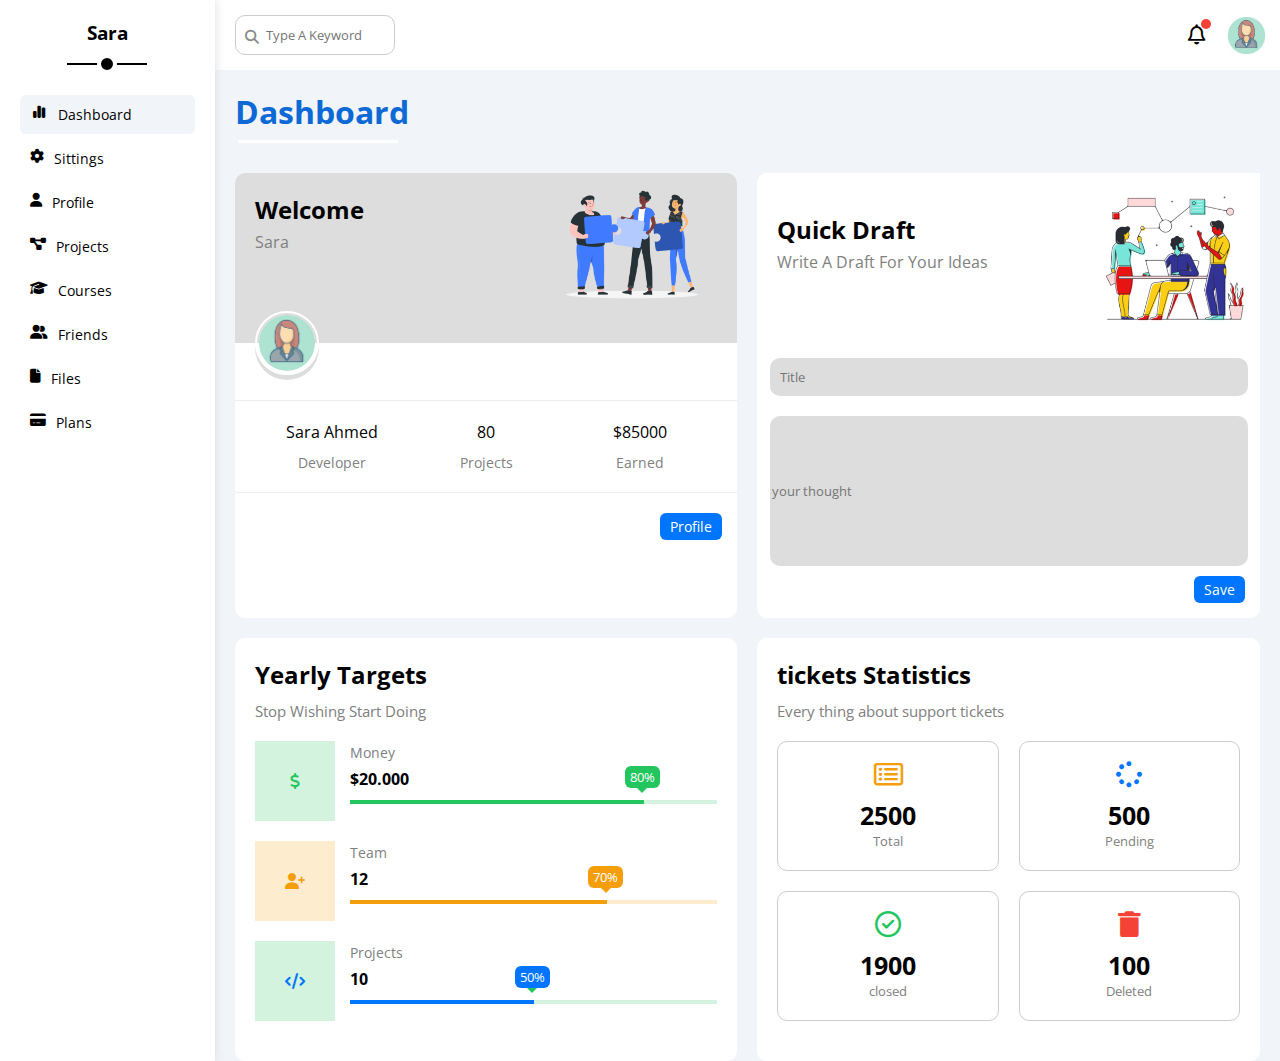
<file: index.html>
<!DOCTYPE html>
<html>
    <head>
        <meta charset="UTF-8"/>
        <meta http-equiv="X-UA-Compatible" content="IE=edge"/>
        <meta name="viewport" content="width=device-width,initial-scale=1.0"/>
        <link rel="stylesheet" href="https://cdnjs.cloudflare.com/ajax/libs/font-awesome/6.2.0/css/all.css">
        <link rel="stylesheet" href="https://cdnjs.cloudflare.com/ajax/libs/font-awesome/6.2.1/css/all.min.css" integrity="sha512-MV7K8+y+gLIBoVD59lQIYicR65iaqukzvf/nwasF0nqhPay5w/9lJmVM2hMDcnK1OnMGCdVK+iQrJ7lzPJQd1w==" crossorigin="anonymous" referrerpolicy="no-referrer" />
        <title>Dashboard</title>
        <link rel="preconnect" href="https://fonts.googleapis.com">
        <link rel="preconnect" href="https://fonts.gstatic.com" crossorigin>
        <link href="https://fonts.googleapis.com/css2?family=Open+Sans:wght@300&family=Roboto+Condensed:wght@300&family=Roboto:wght@300&display=swap" rel="stylesheet">
        <link rel="stylesheet" href="css/framework.css">
        <link rel="stylesheet" href="css/master.css">
    </head>
    <body>
        <div class="page d-flex">
            <div class="sidebar bg-white p-20 p-relative">
                <h3 class="p-relative txt-c mt-0" >Sara</h3>
                <ul>
                    <li>
                        <a class="active d-flex align-center fs-14 c-black rad-6 p-10" href="index.html">
                            <i class="fa-solid fa-chart-simple fa-fw"></i>
                            <span class="hide-mobile">Dashboard</span>
                        </a>
                    </li>
                    <li>
                        <a class=" d-flex align-center fs-14 c-black rad-6 p-10" href="settings.html">
                            <i class="fa-solid fa-gear"></i>
                            <span class="hide-mobile">Sittings</span>
                        </a>
                    </li>
                    <li>
                        <a class=" d-flex align-center fs-14 c-black rad-6 p-10" href="profile.html">
                            <i class="fa-solid fa-user"></i>
                            <span class="hide-mobile">Profile</span>
                        </a>
                    </li>
                    <li>
                        <a class=" d-flex align-center fs-14 c-black rad-6 p-10" href="projects.html">
                            <i class="fa-solid fa-diagram-project"></i>
                            <span class="hide-mobile">Projects</span>
                        </a>
                    </li>
                    <li>
                        <a class="d-flex align-center fs-14 c-black rad-6 p-10" href="courses.html">
                            <i class="fa-solid fa-graduation-cap"></i>
                            <span class="hide-mobile">Courses</span>
                        </a>
                    </li>
                    <li>
                        <a class=" d-flex align-center fs-14 c-black rad-6 p-10" href="friends.html">
                            <i class="fa-solid fa-user-group"></i>
                            <span class="hide-mobile">Friends</span>
                        </a>
                    </li>
                    <li>
                        <a class=" d-flex align-center fs-14 c-black rad-6 p-10" href="files.html">
                            <i class="fa-solid fa-file"></i>
                            <span class="hide-mobile">Files</span>
                        </a>
                    </li>
                    <li>
                        <a class=" d-flex align-center fs-14 c-black rad-6 p-10" href="plans.html">
                            <i class="fa-solid fa-credit-card"></i>
                            <span class="hide-mobile">Plans</span>
                        </a>
                    </li>
                </ul>
            </div>
            <div class="content w-full">
                <!-- Start Head -->
                <div class="head bg-white p-15 between-flex">
                    <div class="search p-relative">
                        <input class="p-10" type="search" placeholder="Type A Keyword">
                    </div>
                    <div class="icons d-flex txt-c">
                        <span class="notification p-relative">
                            <i class="fa-regular fa-bell fa-lg"></i>
                        </span>
                        <img src="images/icon girl.jpg" alt="">
                    </div>
                </div>
                <!-- End Head -->
                <h1 class="p-relative">Dashboard</h1>
                <div class="wrapper d-grid gap-20">
                    <!-- start welcome -->
                    <div class="welcome bg-white rad-10 txt-c-mobile block-mobile">
                        <div class="intro bg-grey p-20 d-flex space-between ">
                            <div>
                                <h2 class="m-0">Welcome</h2>
                                <p class="c-grey mt-5" >Sara</p>
                            </div>
                            <img  src="images/team-work-rafiki-3941.webp" alt=""  class="hide-mobile">
                        </div>
                        <img src="images/icon girl.jpg" class="avatar">
                        <div class="body txt-c d-flex p-20 mt-20 mb-20 block-mobile">
                            <div>Sara Ahmed<span class="d-block c-grey fs-14 mt-10">Developer</span></div>
                            <div>80 <span class="d-block c-grey fs-14 mt-10">Projects</span></div>
                            <div>$85000 <span class="d-block c-grey fs-14 mt-10">Earned</span></div>
                        </div>
                        <a href="profile.html" class="visit d-block fs-14 bg-blue c-white w-fit btn-shape">Profile</a>
                    </div>
                    <!-- End welcome -->
                    <!-- start draft -->
                    <div class="draft bg-white rad-10  block-mobile">
                        <div class="space-between">
                        <div class="body p-20 mt-20 mb-20 bolck-mobile">
                        <h2 class="m-0">Quick Draft</h2>
                        <p class="c-grey mt-5">Write A Draft For Your Ideas</p>
                        </div>
                        <div class="hide-mobile">
                            <img src="images/premeeting-cta.png" class="hide-mobile">
                        </div>
                        
                        </div>
                    
                    <div class="input-draft d-flex mt-10 ">
                        <input class="bg-grey p-10 m-0  mb-20 c-grey" type="text" placeholder="Title">
                        <input class="bg-grey   c-grey" type="text" placeholder="your thought">
                    </div>
                    <a href="#" class="visit d-block fs-14 bg-blue c-white w-fit btn-shape">Save</a>
                    </div>
                    <!-- End draft -->
                    <!-- start targets -->
                    <div class="targets p-20 bg-white rad-10">
                        <h2 class="mt-0 mb-10">Yearly Targets</h2>
                        <p class="mt-0 mb-20 c-grey fs-15">Stop Wishing Start Doing</p>
                        <div class="target-row mb-20  d-flex align-center g-money">
                            <div class="icon center-flex">
                                <i class="fa-solid fa-dollar-sign c-green"></i>
                            </div>
                            <div class="details">
                                <span class="fs-14 c-grey">Money</span>
                                <span class=" d-block mt-5 mb-10 fw-bold">$20.000</span>
                                <div class="progress p-relative">
                                    <span class="bg-green g-money" style="width:80%">
                                        <span class="bg-green">80%</span>
                                    </span>
                                </div>
                            </div>
                        </div>
                        <div class="target-row mb-20  d-flex align-center o-money">
                            <div class="icon center-flex">
                                <i class="fa-solid fa-user-plus c-orange"></i>
                            </div>
                            <div class="details">
                                <span class="fs-14 c-grey">Team</span>
                                <span class=" d-block mt-5 mb-10 fw-bold">12</span>
                                <div class="progress p-relative">
                                    <span class="bg-orange o-money" style="width:70%">
                                        <span class="bg-orange">70%</span>
                                    </span>
                                </div>
                            </div>
                        </div>
                        <div class="target-row mb-20  d-flex align-center g-money">
                            <div class="icon center-flex">
                                <i class="fa-solid fa-code c-blue"></i>
                            </div>
                            <div class="details">
                                <span class="fs-14 c-grey">Projects</span>
                                <span class=" d-block mt-5 mb-10 fw-bold">10</span>
                                <div class="progress p-relative">
                                    <span class="bg-blue g-money" style="width:50%">
                                        <span class="bg-blue">50%</span>
                                    </span>
                                </div>
                            </div>
                        </div>
                    </div>
                    <!-- end targets -->
                    <!-- start ticket -->
                    <div class="tickets p-20 bg-white rad-10">
                        <h2 class="mt-0 mb-10">tickets Statistics</h2>
                        <p class="mt-0 mb-20 c-grey fs-15">Every thing about support tickets</p>
                        <div class="d-flex txt-c gab-20 f-wrap">
                            <div class="box p-20 rad-10 fs-13 c-grey">
                                <i class="fa-regular fa-rectangle-list fa-2x mb-10 c-orange"></i>
                                <span class="d-block c-black fw-bold fs-25 mb-5">2500</span>
                                Total
                            </div>
                            <div class="box p-20 rad-10 fs-13 c-grey">
                                <i class="fa-solid fa-spinner fa-2x mb-10 c-blue"></i>
                                <span class="d-block c-black fw-bold fs-25 mb-5">500</span>
                                Pending
                            </div>
                            <div class="box p-20 rad-10 fs-13 c-grey">
                                
                                <i class="fa-regular fa-circle-check  fa-2x mb-10 c-green"></i>
                                <span class="d-block c-black fw-bold fs-25 mb-5">1900</span>
                                closed
                            </div>
                            <div class="box p-20 rad-10 fs-13 c-grey">
                                <i class="fa-sharp fa-solid fa-trash fa-2x mb-10 c-red"></i>
                                <span class="d-block c-black fw-bold fs-25 mb-5">100</span>
                                Deleted
                            </div>
                        </div>
                    </div>
                    <!-- end tecket -->
                </div>
            </div>
        </div>
    </body>
</html>
</file>
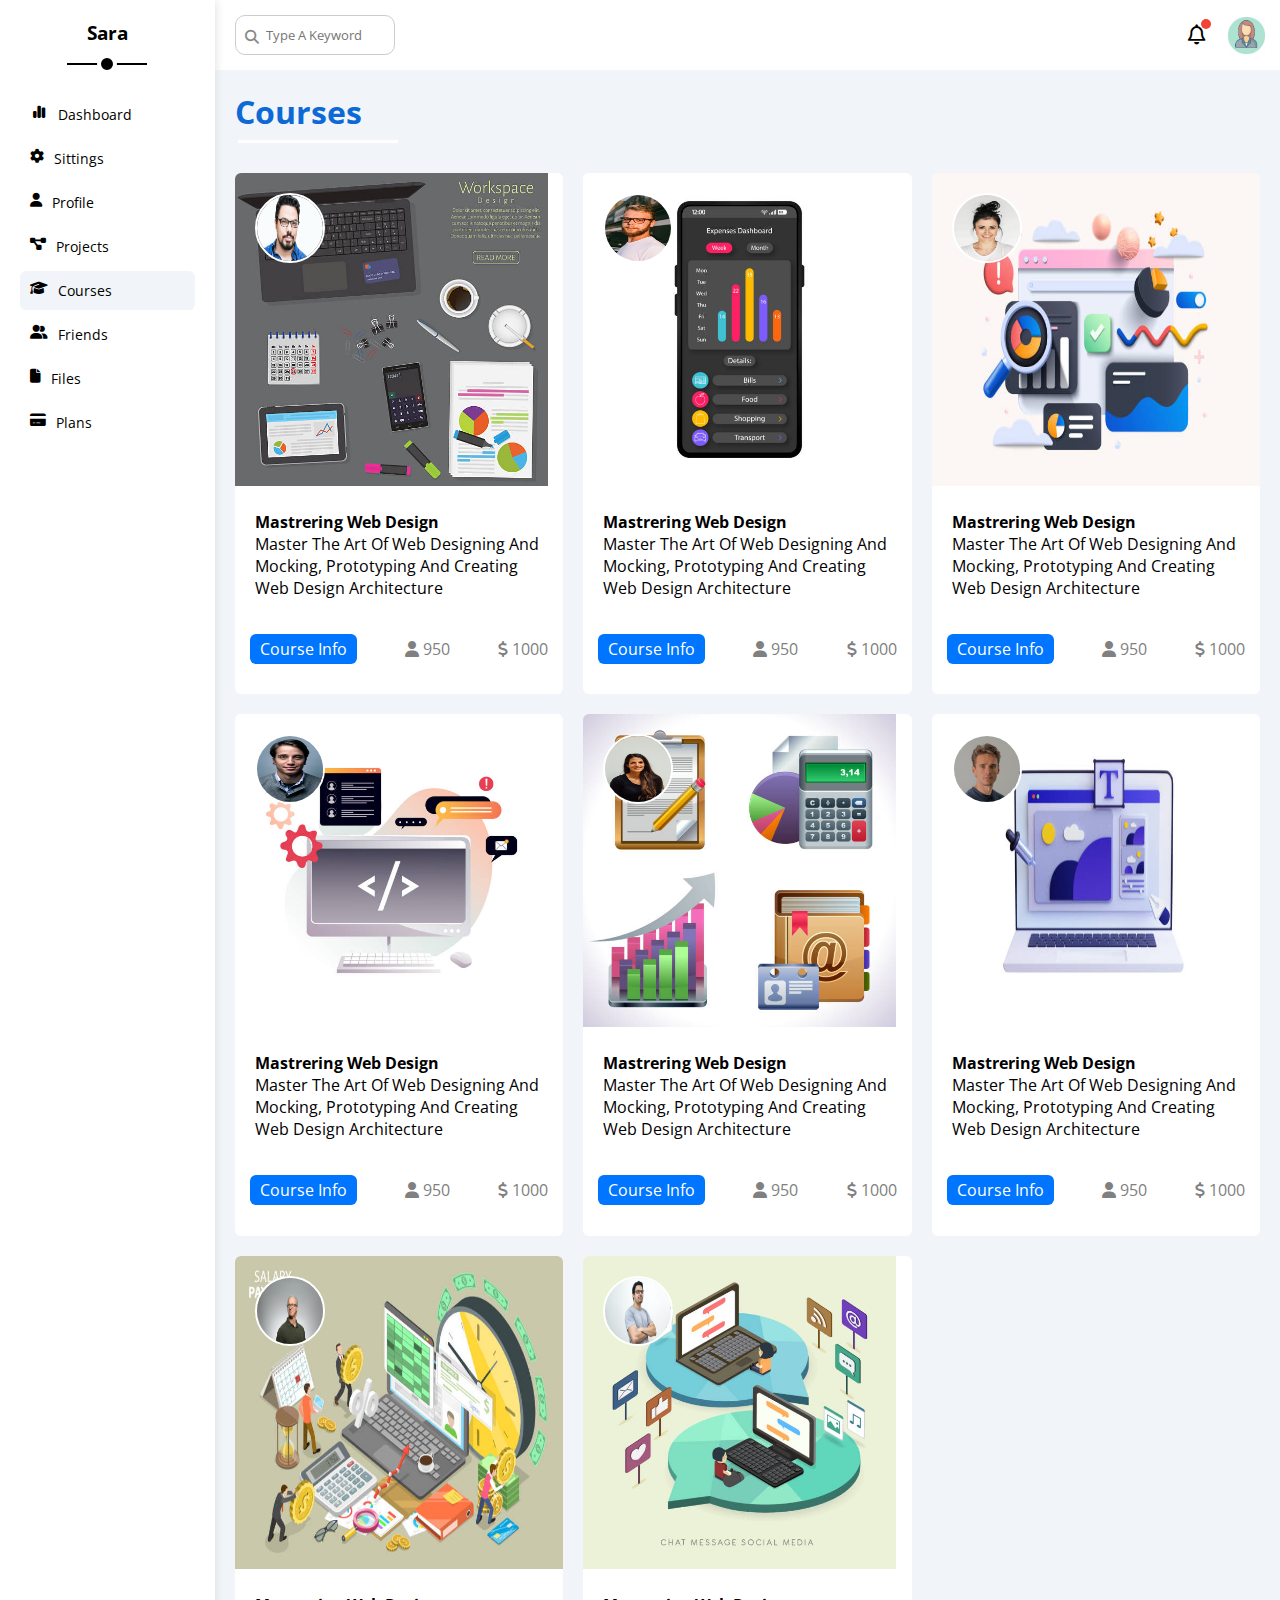
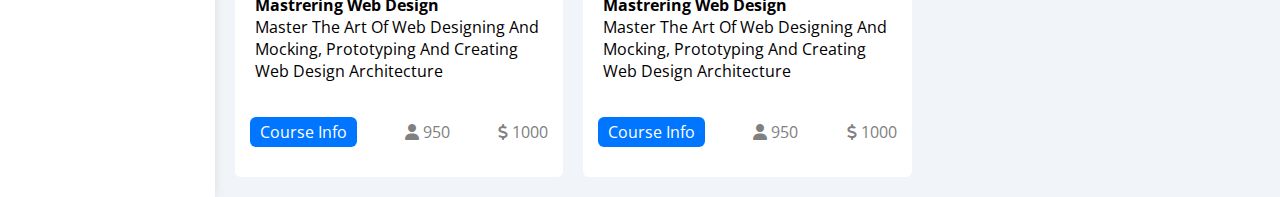
<file: courses.html>
<!DOCTYPE html>
<html>
    <head>
        <meta charset="UTF-8"/>
        <meta http-equiv="X-UA-Compatible" content="IE=edge"/>
        <meta name="viewport" content="width=device-width,initial-scale=1.0"/>
        <link rel="stylesheet" href="https://cdnjs.cloudflare.com/ajax/libs/font-awesome/6.2.0/css/all.css">
        <link rel="stylesheet" href="https://cdnjs.cloudflare.com/ajax/libs/font-awesome/6.2.1/css/all.min.css" integrity="sha512-MV7K8+y+gLIBoVD59lQIYicR65iaqukzvf/nwasF0nqhPay5w/9lJmVM2hMDcnK1OnMGCdVK+iQrJ7lzPJQd1w==" crossorigin="anonymous" referrerpolicy="no-referrer" />
        <title>Courses</title>
        <link rel="preconnect" href="https://fonts.googleapis.com">
        <link rel="preconnect" href="https://fonts.gstatic.com" crossorigin>
        <link href="https://fonts.googleapis.com/css2?family=Open+Sans:wght@300&family=Roboto+Condensed:wght@300&family=Roboto:wght@300&display=swap" rel="stylesheet">
        <link rel="stylesheet" href="css/framework.css">
        <link rel="stylesheet" href="css/master.css">
    </head>
    <body>
        <div class="page d-flex">
            <div class="sidebar bg-white p-20 p-relative">
                <h3 class="p-relative txt-c mt-0" >Sara</h3>
                <ul>
                    <li>
                        <a class="d-flex align-center fs-14 c-black rad-6 p-10" href="index.html">
                            <i class="fa-solid fa-chart-simple fa-fw"></i>
                            <span class="hide-mobile">Dashboard</span>
                        </a>
                    </li>
                    <li>
                        <a class="  d-flex align-center fs-14 c-black rad-6 p-10" href="settings.html">
                            <i class="fa-solid fa-gear"></i>
                            <span class="hide-mobile">Sittings</span>
                        </a>
                    </li>
                    <li>
                        <a class=" d-flex align-center fs-14 c-black rad-6 p-10" href="profile.html">
                            <i class="fa-solid fa-user"></i>
                            <span class="hide-mobile">Profile</span>
                        </a>
                    </li>
                    <li>
                        <a class=" d-flex align-center fs-14 c-black rad-6 p-10" href="projects.html">
                            <i class="fa-solid fa-diagram-project"></i>
                            <span class="hide-mobile">Projects</span>
                        </a>
                    </li>
                    <li>
                        <a class="active d-flex align-center fs-14 c-black rad-6 p-10" href="courses.html">
                            <i class="fa-solid fa-graduation-cap"></i>
                            <span class="hide-mobile">Courses</span>
                        </a>
                    </li>
                    <li>
                        <a class=" d-flex align-center fs-14 c-black rad-6 p-10" href="friends.html">
                            <i class="fa-solid fa-user-group"></i>
                            <span class="hide-mobile">Friends</span>
                        </a>
                    </li>
                    <li>
                        <a class=" d-flex align-center fs-14 c-black rad-6 p-10" href="files.html">
                            <i class="fa-solid fa-file"></i>
                            <span class="hide-mobile">Files</span>
                        </a>
                    </li>
                    <li>
                        <a class=" d-flex align-center fs-14 c-black rad-6 p-10" href="plans.html">
                            <i class="fa-solid fa-credit-card"></i>
                            <span class="hide-mobile">Plans</span>
                        </a>
                    </li>
                </ul>
            </div>
            <div class="content w-full">
                <!-- Start Head -->
                <div class="head bg-white p-15 between-flex">
                    <div class="search p-relative">
                        <input class="p-10" type="search" placeholder="Type A Keyword">
                    </div>
                    <div class="icons d-flex txt-c">
                        <span class="notification p-relative">
                            <i class="fa-regular fa-bell fa-lg"></i>
                        </span>
                        <img src="images/icon girl.jpg" alt="">
                    </div>
                </div>
                <!-- End Head -->
                <h1 class="p-relative">Courses</h1>
                <div class="course-page d-grid m-20 gap-20">
                <div class="course bg-white rad-6 p-relative">
                    <img src="images/course3.jpg" class="cover">
                    <img src="images/p1.avif" class="instructor">
                    <div class="p-20">
                        <h4 class="m-0">Mastrering Web Design</h4>
                        <p>Master The Art Of Web Designing And Mocking, Prototyping And Creating Web Design Architecture</p>

                    </div>
                    <div class="info p-15 p-relative between-flex">
                        <span class="title bg-blue c-white btn-shape">Course Info</span>
                        <span class="c-grey">
                            <i class="fa-solid fa-user"></i>
                            950
                        </span>
                        <span class="c-grey">
                            <i class="fa-solid fa-dollar-sign"></i>
                            1000
                        </span>
                    </div>
                </div>

                <div class="course bg-white rad-6 p-relative">
                    <img src="images/course4.jpg" class="cover">
                    <img src="images/p2.avif" class="instructor">
                    <div class="p-20">
                        <h4 class="m-0">Mastrering Web Design</h4>
                        <p>Master The Art Of Web Designing And Mocking, Prototyping And Creating Web Design Architecture</p>

                    </div>
                    <div class="info p-15 p-relative between-flex">
                        <span class="title bg-blue c-white btn-shape">Course Info</span>
                        <span class="c-grey">
                            <i class="fa-solid fa-user"></i>
                            950
                        </span>
                        <span class="c-grey">
                            <i class="fa-solid fa-dollar-sign"></i>
                            1000
                        </span>
                    </div>
                </div>

                <div class="course bg-white rad-6 p-relative">
                    <img src="images/course5.jpg" class="cover">
                    <img src="images/p3.avif" class="instructor">
                    <div class="p-20">
                        <h4 class="m-0">Mastrering Web Design</h4>
                        <p>Master The Art Of Web Designing And Mocking, Prototyping And Creating Web Design Architecture</p>

                    </div>
                    <div class="info p-15 p-relative between-flex">
                        <span class="title bg-blue c-white btn-shape">Course Info</span>
                        <span class="c-grey">
                            <i class="fa-solid fa-user"></i>
                            950
                        </span>
                        <span class="c-grey">
                            <i class="fa-solid fa-dollar-sign"></i>
                            1000
                        </span>
                    </div>
                </div>

                <div class="course bg-white rad-6 p-relative">
                    <img src="images/course6.jpg" class="cover">
                    <img src="images/p4.avif" class="instructor">
                    <div class="p-20">
                        <h4 class="m-0">Mastrering Web Design</h4>
                        <p>Master The Art Of Web Designing And Mocking, Prototyping And Creating Web Design Architecture</p>

                    </div>
                    <div class="info p-15 p-relative between-flex">
                        <span class="title bg-blue c-white btn-shape">Course Info</span>
                        <span class="c-grey">
                            <i class="fa-solid fa-user"></i>
                            950
                        </span>
                        <span class="c-grey">
                            <i class="fa-solid fa-dollar-sign"></i>
                            1000
                        </span>
                    </div>
                </div>

                <div class="course bg-white rad-6 p-relative">
                    <img src="images/course7.jpg" class="cover">
                    <img src="images/p5.avif" class="instructor">
                    <div class="p-20">
                        <h4 class="m-0">Mastrering Web Design</h4>
                        <p>Master The Art Of Web Designing And Mocking, Prototyping And Creating Web Design Architecture</p>

                    </div>
                    <div class="info p-15 p-relative between-flex">
                        <span class="title bg-blue c-white btn-shape">Course Info</span>
                        <span class="c-grey">
                            <i class="fa-solid fa-user"></i>
                            950
                        </span>
                        <span class="c-grey">
                            <i class="fa-solid fa-dollar-sign"></i>
                            1000
                        </span>
                    </div>
                </div>

                <div class="course bg-white rad-6 p-relative">
                    <img src="images/course8.jpg" class="cover">
                    <img src="images/p6.avif" class="instructor">
                    <div class="p-20">
                        <h4 class="m-0">Mastrering Web Design</h4>
                        <p>Master The Art Of Web Designing And Mocking, Prototyping And Creating Web Design Architecture</p>

                    </div>
                    <div class="info p-15 p-relative between-flex">
                        <span class="title bg-blue c-white btn-shape">Course Info</span>
                        <span class="c-grey">
                            <i class="fa-solid fa-user"></i>
                            950
                        </span>
                        <span class="c-grey">
                            <i class="fa-solid fa-dollar-sign"></i>
                            1000
                        </span>
                    </div>
                </div>

                <div class="course bg-white rad-6 p-relative">
                    <img src="images/course9.jpg" class="cover">
                    <img src="images/p7.avif" class="instructor">
                    <div class="p-20">
                        <h4 class="m-0">Mastrering Web Design</h4>
                        <p>Master The Art Of Web Designing And Mocking, Prototyping And Creating Web Design Architecture</p>

                    </div>
                    <div class="info p-15 p-relative between-flex">
                        <span class="title bg-blue c-white btn-shape">Course Info</span>
                        <span class="c-grey">
                            <i class="fa-solid fa-user"></i>
                            950
                        </span>
                        <span class="c-grey">
                            <i class="fa-solid fa-dollar-sign"></i>
                            1000
                        </span>
                    </div>
                </div>

                <div class="course bg-white rad-6 p-relative">
                    <img src="images/course10.jpg" class="cover">
                    <img src="images/p8.avif" class="instructor">
                    <div class="p-20">
                        <h4 class="m-0">Mastrering Web Design</h4>
                        <p>Master The Art Of Web Designing And Mocking, Prototyping And Creating Web Design Architecture</p>

                    </div>
                    <div class="info p-15 p-relative between-flex">
                        <span class="title bg-blue c-white btn-shape">Course Info</span>
                        <span class="c-grey">
                            <i class="fa-solid fa-user"></i>
                            950
                        </span>
                        <span class="c-grey">
                            <i class="fa-solid fa-dollar-sign"></i>
                            1000
                        </span>
                    </div>
                </div>
                </div>
    </body>
</html>
</file>
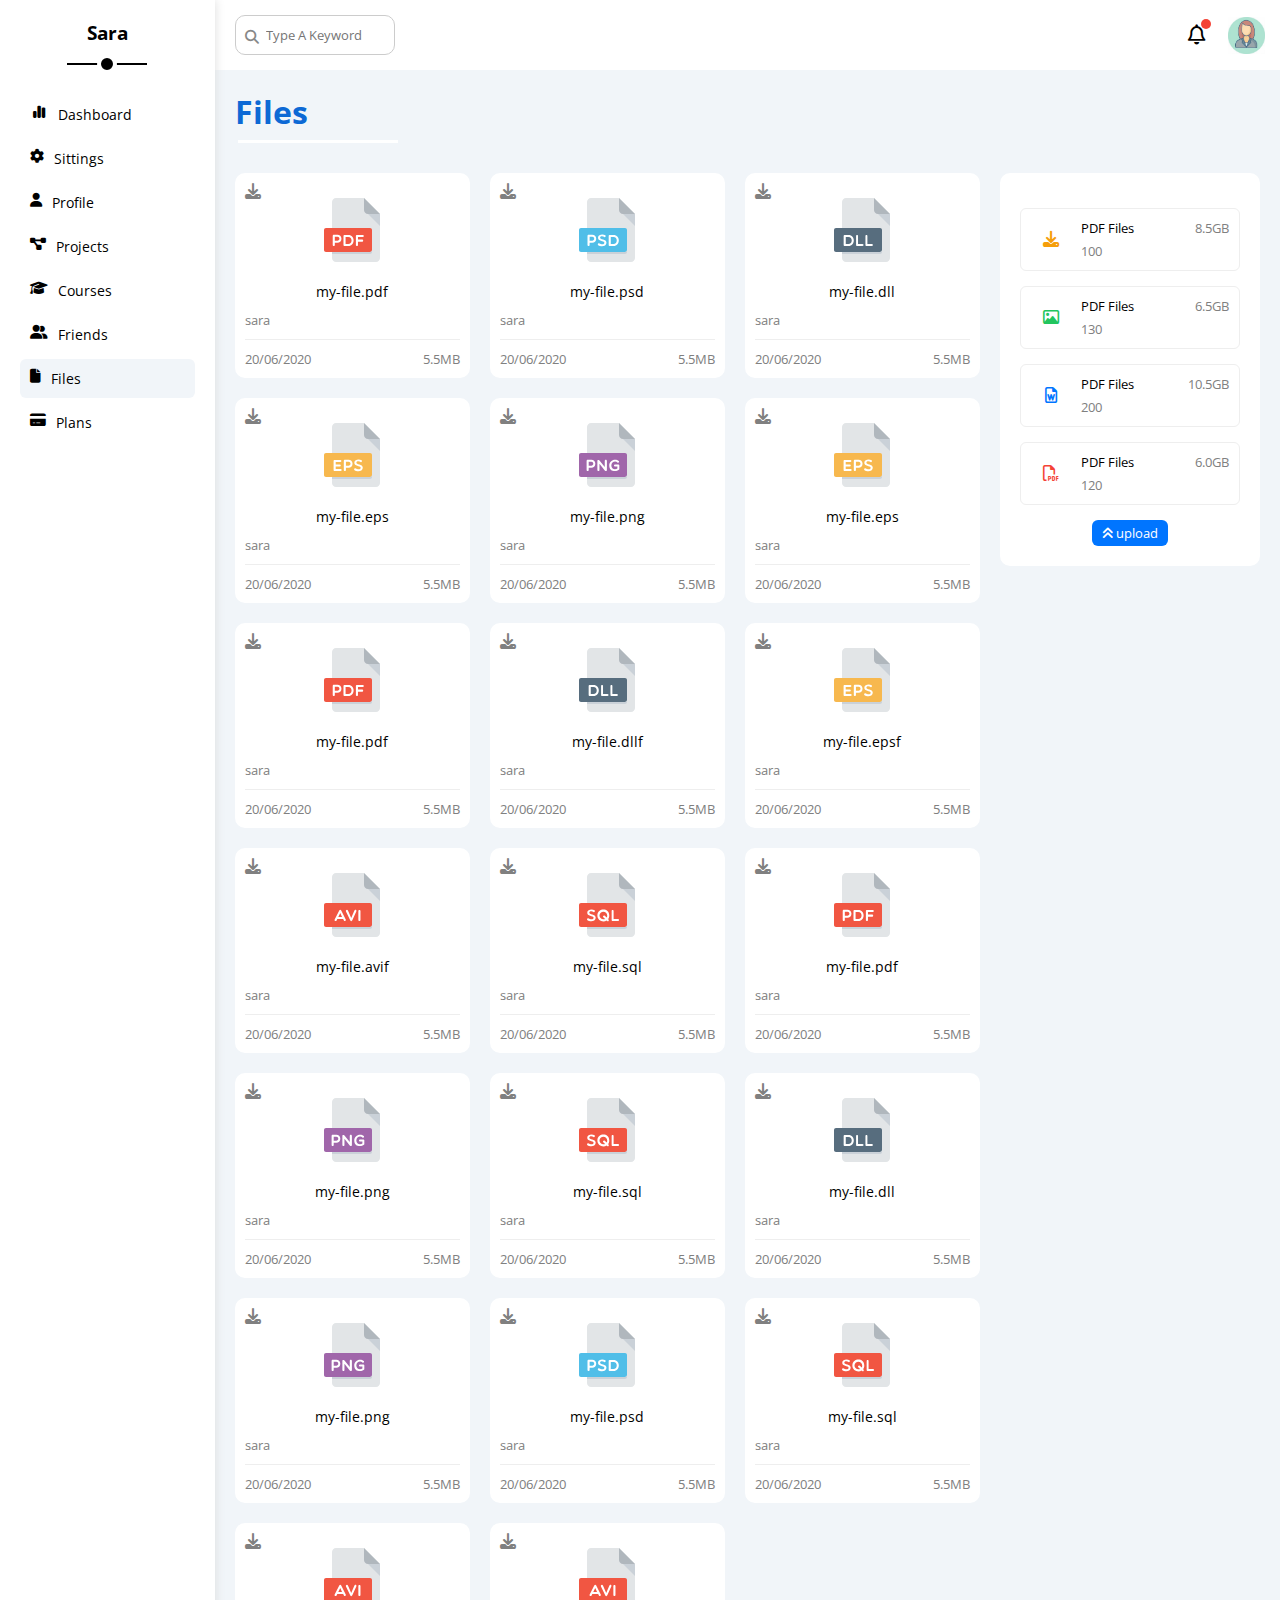
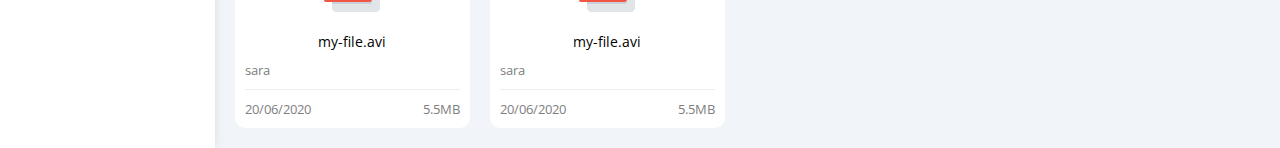
<file: files.html>
<!DOCTYPE html>
<html>
    <head>
        <meta charset="UTF-8"/>
        <meta http-equiv="X-UA-Compatible" content="IE=edge"/>
        <meta name="viewport" content="width=device-width,initial-scale=1.0"/>
        <link rel="stylesheet" href="https://cdnjs.cloudflare.com/ajax/libs/font-awesome/6.2.0/css/all.css">
        <link rel="stylesheet" href="https://cdnjs.cloudflare.com/ajax/libs/font-awesome/6.2.1/css/all.min.css" integrity="sha512-MV7K8+y+gLIBoVD59lQIYicR65iaqukzvf/nwasF0nqhPay5w/9lJmVM2hMDcnK1OnMGCdVK+iQrJ7lzPJQd1w==" crossorigin="anonymous" referrerpolicy="no-referrer" />
        <title>Files</title>
        <link rel="preconnect" href="https://fonts.googleapis.com">
        <link rel="preconnect" href="https://fonts.gstatic.com" crossorigin>
        <link href="https://fonts.googleapis.com/css2?family=Open+Sans:wght@300&family=Roboto+Condensed:wght@300&family=Roboto:wght@300&display=swap" rel="stylesheet">
        <link rel="stylesheet" href="css/framework.css">
        <link rel="stylesheet" href="css/master.css">
    </head>
    <body>
        <div class="page d-flex">
            <div class="sidebar bg-white p-20 p-relative">
                <h3 class="p-relative txt-c mt-0" >Sara</h3>
                <ul>
                    <li>
                        <a class="d-flex align-center fs-14 c-black rad-6 p-10" href="index.html">
                            <i class="fa-solid fa-chart-simple fa-fw"></i>
                            <span class="hide-mobile">Dashboard</span>
                        </a>
                    </li>
                    <li>
                        <a class="  d-flex align-center fs-14 c-black rad-6 p-10" href="settings.html">
                            <i class="fa-solid fa-gear"></i>
                            <span class="hide-mobile">Sittings</span>
                        </a>
                    </li>
                    <li>
                        <a class=" d-flex align-center fs-14 c-black rad-6 p-10" href="profile.html">
                            <i class="fa-solid fa-user"></i>
                            <span class="hide-mobile">Profile</span>
                        </a>
                    </li>
                    <li>
                        <a class=" d-flex align-center fs-14 c-black rad-6 p-10" href="projects.html">
                            <i class="fa-solid fa-diagram-project"></i>
                            <span class="hide-mobile">Projects</span>
                        </a>
                    </li>
                    <li>
                        <a class="d-flex align-center fs-14 c-black rad-6 p-10" href="courses.html">
                            <i class="fa-solid fa-graduation-cap"></i>
                            <span class="hide-mobile">Courses</span>
                        </a>
                    </li>
                    <li>
                        <a class=" d-flex align-center fs-14 c-black rad-6 p-10" href="friends.html">
                            <i class="fa-solid fa-user-group"></i>
                            <span class="hide-mobile">Friends</span>
                        </a>
                    </li>
                    <li>
                        <a class="active d-flex align-center fs-14 c-black rad-6 p-10" href="files.html">
                            <i class="fa-solid fa-file"></i>
                            <span class="hide-mobile">Files</span>
                        </a>
                    </li>
                    <li>
                        <a class=" d-flex align-center fs-14 c-black rad-6 p-10" href="plans.html">
                            <i class="fa-solid fa-credit-card"></i>
                            <span class="hide-mobile">Plans</span>
                        </a>
                    </li>
                </ul>
            </div>
            <div class="content w-full">
                <!-- Start Head -->
                <div class="head bg-white p-15 between-flex">
                    <div class="search p-relative">
                        <input class="p-10" type="search" placeholder="Type A Keyword">
                    </div>
                    <div class="icons d-flex txt-c">
                        <span class="notification p-relative">
                            <i class="fa-regular fa-bell fa-lg"></i>
                        </span>
                        <img src="images/icon girl.jpg" alt="">
                    </div>
                </div>
                <!-- End Head -->
                <h1 class="p-relative">Files</h1>
                <div class="files-page d-flex m-20 gab-20 ">
                    <div class="files-state p-20 bg-white rad-10">
                        <h2 class="mt-0 mb-15 txt-c-mobile"></h2>
                        <div class="d-flex align-center border-eee p-10 rad-6 mb-15 fs-13">
                            <i class="fa-solid fa-download fa-lg  center-flex c-orange icon"></i>
                            <div class="info">
                                <span>PDF Files</span>
                                <span class="c-grey d-block mt-5">100</span>
                            </div>
                            <div class="size c-grey">8.5GB</div>

                        </div>
                        <div class="d-flex align-center border-eee p-10 rad-6 mb-15 fs-13">
                            
                            <i class="fa-regular fa-image fa-lg  center-flex c-green icon"></i>
                            <div class="info">
                                <span>PDF Files</span>
                                <span class="c-grey d-block mt-5">130</span>
                            </div>
                            <div class="size c-grey">6.5GB</div>
                            
                        </div>
                        <div class="d-flex align-center border-eee p-10 rad-6 mb-15 fs-13">
                            
                            <i class="fa-regular fa-file-word fa-lg  center-flex c-blue icon"></i>
                            <div class="info">
                                <span>PDF Files</span>
                                <span class="c-grey d-block mt-5">200</span>
                            </div>
                            <div class="size c-grey">10.5GB</div>
                            
                        </div>
                        <div class="d-flex align-center border-eee p-10 rad-6 mb-15 fs-13">
                            
                            <i class="fa-regular fa-file-pdf fa-lg  center-flex c-red icon"></i>
                            <div class="info">
                                <span>PDF Files</span>
                                <span class="c-grey d-block mt-5">120</span>
                            </div>
                            <div class="size c-grey">6.0GB</div>
                            
                        </div>
                        <a class="upload btn-shape bg-blue c-white fs-13 rad-6 d-block w-fit" href="#">
                            
                            <i class="fa-solid fa-angles-up"></i>
                            upload
                        </a>
                    </div>
                    <div class="files-content d-grid gab-20">
                        <div class="file bg-white p-10 rad-10">
                            <i class="fa-solid fa-download c-grey p-absolute"></i>
                            <div class="icon txt-c ">
                                <img class="mt-15 mb-15" src="images/pdf.svg"/>
                            </div>
                            <div class="txt-c mb-10 fs-14">my-file.pdf</div>
                            <p class="c-grey fs-13">sara</p>
                            <div class="info between-flex mt-10 pt-10 fs-13 c-grey">
                                <span>
                                    20/06/2020
                                </span>
                                <span>5.5MB</span>
                            </div>
                        </div>
                        <div class="file bg-white p-10 rad-10">
                            <i class="fa-solid fa-download c-grey p-absolute"></i>
                            <div class="icon txt-c ">
                                <img class="mt-15 mb-15" src="images/psd.svg"/>
                            </div>
                            <div class="txt-c mb-10 fs-14">my-file.psd</div>
                            <p class="c-grey fs-13">sara</p>
                            <div class="info between-flex mt-10 pt-10 fs-13 c-grey">
                                <span>
                                    20/06/2020
                                </span>
                                <span>5.5MB</span>
                            </div>
                        </div>
                        <div class="file bg-white p-10 rad-10">
                            <i class="fa-solid fa-download c-grey p-absolute"></i>
                            <div class="icon txt-c ">
                                <img class="mt-15 mb-15" src="images/dll.svg"/>
                            </div>
                            <div class="txt-c mb-10 fs-14">my-file.dll</div>
                            <p class="c-grey fs-13">sara</p>
                            <div class="info between-flex mt-10 pt-10 fs-13 c-grey">
                                <span>
                                    20/06/2020
                                </span>
                                <span>5.5MB</span>
                            </div>
                        </div>
                        <div class="file bg-white p-10 rad-10">
                            <i class="fa-solid fa-download c-grey p-absolute"></i>
                            <div class="icon txt-c ">
                                <img class="mt-15 mb-15" src="images/eps.svg"/>
                            </div>
                            <div class="txt-c mb-10 fs-14">my-file.eps</div>
                            <p class="c-grey fs-13">sara</p>
                            <div class="info between-flex mt-10 pt-10 fs-13 c-grey">
                                <span>
                                    20/06/2020
                                </span>
                                <span>5.5MB</span>
                            </div>
                        </div>
                        <div class="file bg-white p-10 rad-10">
                            <i class="fa-solid fa-download c-grey p-absolute"></i>
                            <div class="icon txt-c ">
                                <img class="mt-15 mb-15" src="images/png.svg"/>
                            </div>
                            <div class="txt-c mb-10 fs-14">my-file.png</div>
                            <p class="c-grey fs-13">sara</p>
                            <div class="info between-flex mt-10 pt-10 fs-13 c-grey">
                                <span>
                                    20/06/2020
                                </span>
                                <span>5.5MB</span>
                            </div>
                        </div>
                        <div class="file bg-white p-10 rad-10">
                            <i class="fa-solid fa-download c-grey p-absolute"></i>
                            <div class="icon txt-c ">
                                <img class="mt-15 mb-15" src="images/eps.svg"/>
                            </div>
                            <div class="txt-c mb-10 fs-14">my-file.eps</div>
                            <p class="c-grey fs-13">sara</p>
                            <div class="info between-flex mt-10 pt-10 fs-13 c-grey">
                                <span>
                                    20/06/2020
                                </span>
                                <span>5.5MB</span>
                            </div>
                        </div>
                        <div class="file bg-white p-10 rad-10">
                            <i class="fa-solid fa-download c-grey p-absolute"></i>
                            <div class="icon txt-c ">
                                <img class="mt-15 mb-15" src="images/pdf.svg"/>
                            </div>
                            <div class="txt-c mb-10 fs-14">my-file.pdf</div>
                            <p class="c-grey fs-13">sara</p>
                            <div class="info between-flex mt-10 pt-10 fs-13 c-grey">
                                <span>
                                    20/06/2020
                                </span>
                                <span>5.5MB</span>
                            </div>
                        </div>
                        <div class="file bg-white p-10 rad-10">
                            <i class="fa-solid fa-download c-grey p-absolute"></i>
                            <div class="icon txt-c ">
                                <img class="mt-15 mb-15" src="images/dll.svg"/>
                            </div>
                            <div class="txt-c mb-10 fs-14">my-file.dllf</div>
                            <p class="c-grey fs-13">sara</p>
                            <div class="info between-flex mt-10 pt-10 fs-13 c-grey">
                                <span>
                                    20/06/2020
                                </span>
                                <span>5.5MB</span>
                            </div>
                        </div>
                        <div class="file bg-white p-10 rad-10">
                            <i class="fa-solid fa-download c-grey p-absolute"></i>
                            <div class="icon txt-c ">
                                <img class="mt-15 mb-15" src="images/eps.svg"/>
                            </div>
                            <div class="txt-c mb-10 fs-14">my-file.epsf</div>
                            <p class="c-grey fs-13">sara</p>
                            <div class="info between-flex mt-10 pt-10 fs-13 c-grey">
                                <span>
                                    20/06/2020
                                </span>
                                <span>5.5MB</span>
                            </div>
                        </div>
                        <div class="file bg-white p-10 rad-10">
                            <i class="fa-solid fa-download c-grey p-absolute"></i>
                            <div class="icon txt-c ">
                                <img class="mt-15 mb-15" src="images/avi.svg"/>
                            </div>
                            <div class="txt-c mb-10 fs-14">my-file.avif</div>
                            <p class="c-grey fs-13">sara</p>
                            <div class="info between-flex mt-10 pt-10 fs-13 c-grey">
                                <span>
                                    20/06/2020
                                </span>
                                <span>5.5MB</span>
                            </div>
                        </div>
                        <div class="file bg-white p-10 rad-10">
                            <i class="fa-solid fa-download c-grey p-absolute"></i>
                            <div class="icon txt-c ">
                                <img class="mt-15 mb-15" src="images/sql.svg"/>
                            </div>
                            <div class="txt-c mb-10 fs-14">my-file.sql</div>
                            <p class="c-grey fs-13">sara</p>
                            <div class="info between-flex mt-10 pt-10 fs-13 c-grey">
                                <span>
                                    20/06/2020
                                </span>
                                <span>5.5MB</span>
                            </div>
                        </div>
                        <div class="file bg-white p-10 rad-10">
                            <i class="fa-solid fa-download c-grey p-absolute"></i>
                            <div class="icon txt-c ">
                                <img class="mt-15 mb-15" src="images/pdf.svg"/>
                            </div>
                            <div class="txt-c mb-10 fs-14">my-file.pdf</div>
                            <p class="c-grey fs-13">sara</p>
                            <div class="info between-flex mt-10 pt-10 fs-13 c-grey">
                                <span>
                                    20/06/2020
                                </span>
                                <span>5.5MB</span>
                            </div>
                        </div>
                        <div class="file bg-white p-10 rad-10">
                            <i class="fa-solid fa-download c-grey p-absolute"></i>
                            <div class="icon txt-c ">
                                <img class="mt-15 mb-15" src="images/png.svg"/>
                            </div>
                            <div class="txt-c mb-10 fs-14">my-file.png</div>
                            <p class="c-grey fs-13">sara</p>
                            <div class="info between-flex mt-10 pt-10 fs-13 c-grey">
                                <span>
                                    20/06/2020
                                </span>
                                <span>5.5MB</span>
                            </div>
                        </div>
                        <div class="file bg-white p-10 rad-10">
                            <i class="fa-solid fa-download c-grey p-absolute"></i>
                            <div class="icon txt-c ">
                                <img class="mt-15 mb-15" src="images/sql.svg"/>
                            </div>
                            <div class="txt-c mb-10 fs-14">my-file.sql</div>
                            <p class="c-grey fs-13">sara</p>
                            <div class="info between-flex mt-10 pt-10 fs-13 c-grey">
                                <span>
                                    20/06/2020
                                </span>
                                <span>5.5MB</span>
                            </div>
                        </div>
                        <div class="file bg-white p-10 rad-10">
                            <i class="fa-solid fa-download c-grey p-absolute"></i>
                            <div class="icon txt-c ">
                                <img class="mt-15 mb-15" src="images/dll.svg"/>
                            </div>
                            <div class="txt-c mb-10 fs-14">my-file.dll</div>
                            <p class="c-grey fs-13">sara</p>
                            <div class="info between-flex mt-10 pt-10 fs-13 c-grey">
                                <span>
                                    20/06/2020
                                </span>
                                <span>5.5MB</span>
                            </div>
                        </div>
                        <div class="file bg-white p-10 rad-10">
                            <i class="fa-solid fa-download c-grey p-absolute"></i>
                            <div class="icon txt-c ">
                                <img class="mt-15 mb-15" src="images/png.svg"/>
                            </div>
                            <div class="txt-c mb-10 fs-14">my-file.png</div>
                            <p class="c-grey fs-13">sara</p>
                            <div class="info between-flex mt-10 pt-10 fs-13 c-grey">
                                <span>
                                    20/06/2020
                                </span>
                                <span>5.5MB</span>
                            </div>
                        </div>
                        <div class="file bg-white p-10 rad-10">
                            <i class="fa-solid fa-download c-grey p-absolute"></i>
                            <div class="icon txt-c ">
                                <img class="mt-15 mb-15" src="images/psd.svg"/>
                            </div>
                            <div class="txt-c mb-10 fs-14">my-file.psd</div>
                            <p class="c-grey fs-13">sara</p>
                            <div class="info between-flex mt-10 pt-10 fs-13 c-grey">
                                <span>
                                    20/06/2020
                                </span>
                                <span>5.5MB</span>
                            </div>
                        </div>
                        <div class="file bg-white p-10 rad-10">
                            <i class="fa-solid fa-download c-grey p-absolute"></i>
                            <div class="icon txt-c ">
                                <img class="mt-15 mb-15" src="images/sql.svg"/>
                            </div>
                            <div class="txt-c mb-10 fs-14">my-file.sql</div>
                            <p class="c-grey fs-13">sara</p>
                            <div class="info between-flex mt-10 pt-10 fs-13 c-grey">
                                <span>
                                    20/06/2020
                                </span>
                                <span>5.5MB</span>
                            </div>
                        </div>
                        <div class="file bg-white p-10 rad-10">
                            <i class="fa-solid fa-download c-grey p-absolute"></i>
                            <div class="icon txt-c ">
                                <img class="mt-15 mb-15" src="images/avi.svg"/>
                            </div>
                            <div class="txt-c mb-10 fs-14">my-file.avi</div>
                            <p class="c-grey fs-13">sara</p>
                            <div class="info between-flex mt-10 pt-10 fs-13 c-grey">
                                <span>
                                    20/06/2020
                                </span>
                                <span>5.5MB</span>
                            </div>
                        </div>
                        <div class="file bg-white p-10 rad-10">
                            <i class="fa-solid fa-download c-grey p-absolute"></i>
                            <div class="icon txt-c ">
                                <img class="mt-15 mb-15" src="images/avi.svg"/>
                            </div>
                            <div class="txt-c mb-10 fs-14">my-file.avi</div>
                            <p class="c-grey fs-13">sara</p>
                            <div class="info between-flex mt-10 pt-10 fs-13 c-grey">
                                <span>
                                    20/06/2020
                                </span>
                                <span>5.5MB</span>
                            </div>
                        </div>
                    </div>
                </div>
    </body>
</html>
</file>
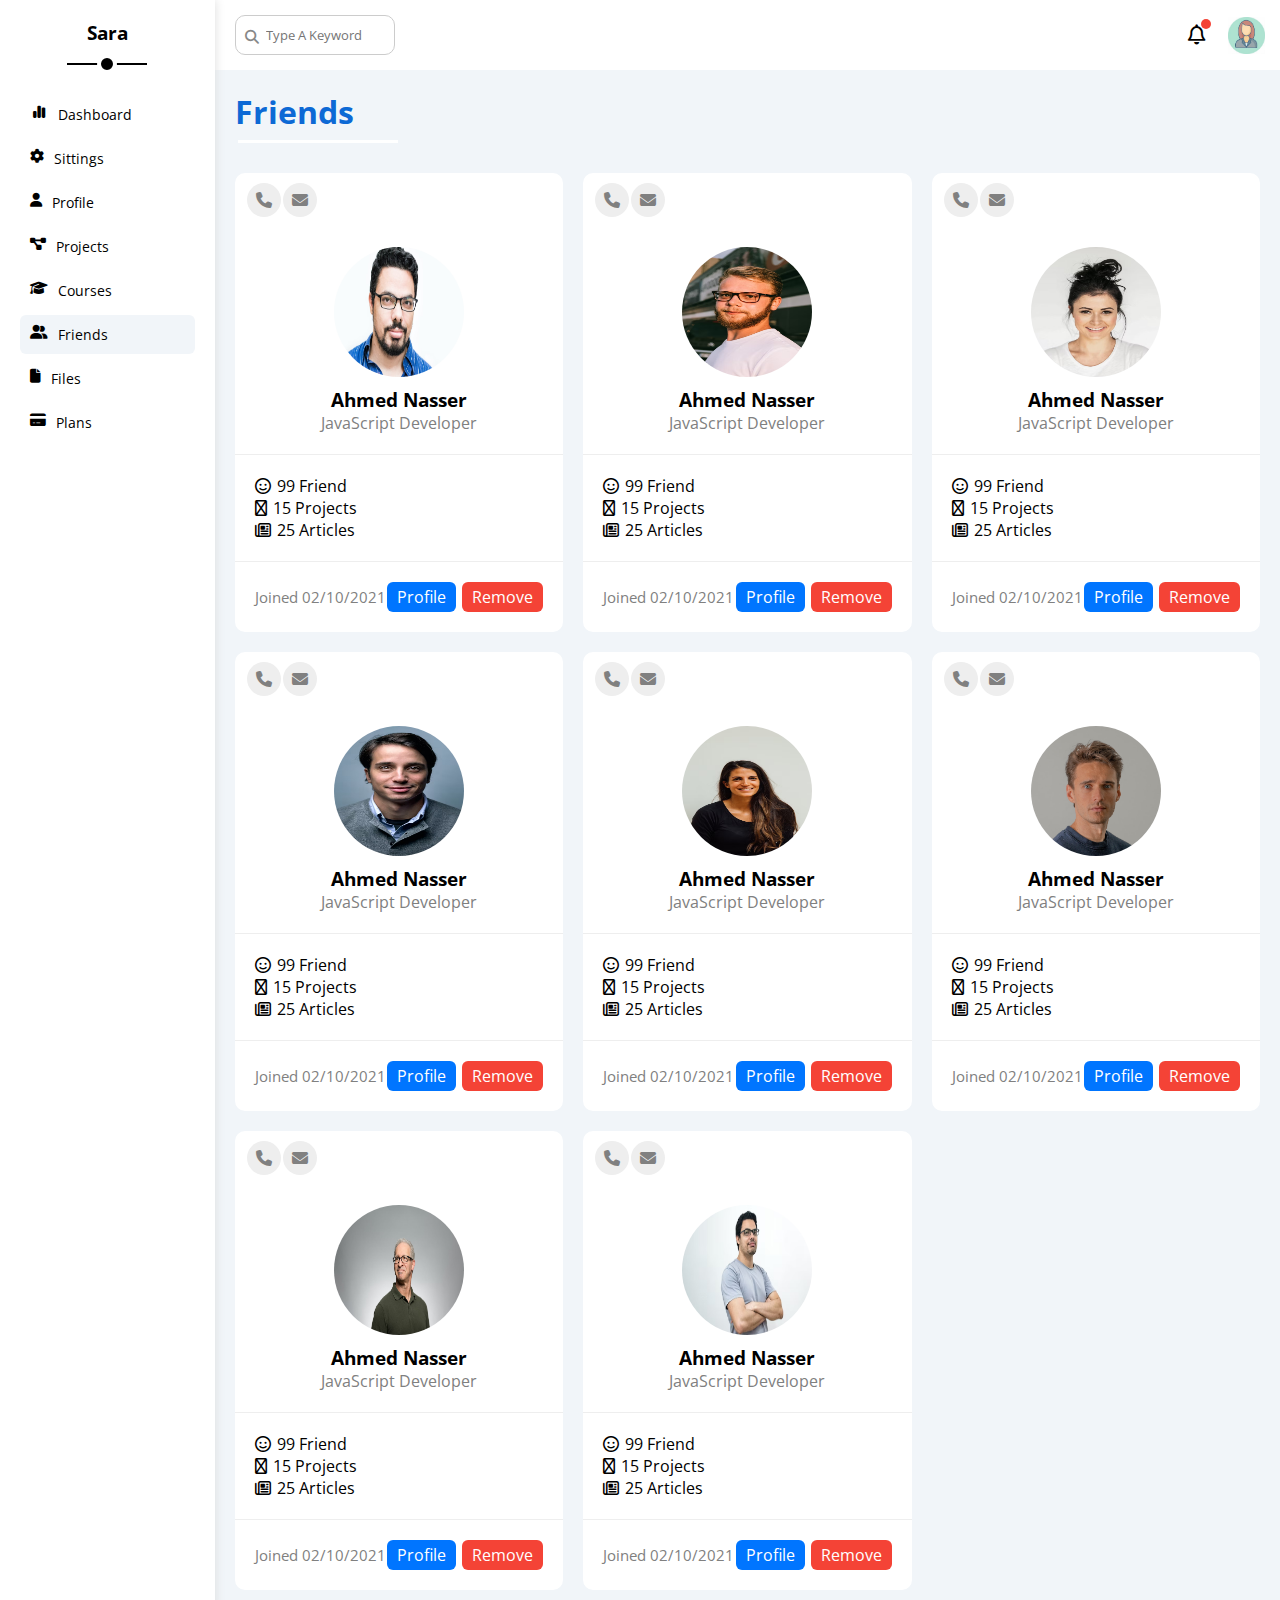
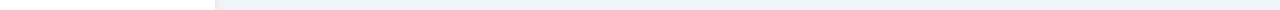
<file: friends.html>
<!DOCTYPE html>
<html>
    <head>
        <meta charset="UTF-8"/>
        <meta http-equiv="X-UA-Compatible" content="IE=edge"/>
        <meta name="viewport" content="width=device-width,initial-scale=1.0"/>
        <link rel="stylesheet" href="https://cdnjs.cloudflare.com/ajax/libs/font-awesome/6.2.0/css/all.css">
        <link rel="stylesheet" href="https://cdnjs.cloudflare.com/ajax/libs/font-awesome/6.2.1/css/all.min.css" integrity="sha512-MV7K8+y+gLIBoVD59lQIYicR65iaqukzvf/nwasF0nqhPay5w/9lJmVM2hMDcnK1OnMGCdVK+iQrJ7lzPJQd1w==" crossorigin="anonymous" referrerpolicy="no-referrer" />
        <title>Friends</title>
        <link rel="preconnect" href="https://fonts.googleapis.com">
        <link rel="preconnect" href="https://fonts.gstatic.com" crossorigin>
        <link href="https://fonts.googleapis.com/css2?family=Open+Sans:wght@300&family=Roboto+Condensed:wght@300&family=Roboto:wght@300&display=swap" rel="stylesheet">
        <link rel="stylesheet" href="css/framework.css">
        <link rel="stylesheet" href="css/master.css">
    </head>
    <body>
        <div class="page d-flex">
            <div class="sidebar bg-white p-20 p-relative">
                <h3 class="p-relative txt-c mt-0" >Sara</h3>
                <ul>
                    <li>
                        <a class="d-flex align-center fs-14 c-black rad-6 p-10" href="index.html">
                            <i class="fa-solid fa-chart-simple fa-fw"></i>
                            <span class="hide-mobile">Dashboard</span>
                        </a>
                    </li>
                    <li>
                        <a class="  d-flex align-center fs-14 c-black rad-6 p-10" href="settings.html">
                            <i class="fa-solid fa-gear"></i>
                            <span class="hide-mobile">Sittings</span>
                        </a>
                    </li>
                    <li>
                        <a class=" d-flex align-center fs-14 c-black rad-6 p-10" href="profile.html">
                            <i class="fa-solid fa-user"></i>
                            <span class="hide-mobile">Profile</span>
                        </a>
                    </li>
                    <li>
                        <a class=" d-flex align-center fs-14 c-black rad-6 p-10" href="projects.html">
                            <i class="fa-solid fa-diagram-project"></i>
                            <span class="hide-mobile">Projects</span>
                        </a>
                    </li>
                    <li>
                        <a class="d-flex align-center fs-14 c-black rad-6 p-10" href="courses.html">
                            <i class="fa-solid fa-graduation-cap"></i>
                            <span class="hide-mobile">Courses</span>
                        </a>
                    </li>
                    <li>
                        <a class=" active d-flex align-center fs-14 c-black rad-6 p-10" href="friends.html">
                            <i class="fa-solid fa-user-group"></i>
                            <span class="hide-mobile">Friends</span>
                        </a>
                    </li>
                    <li>
                        <a class=" d-flex align-center fs-14 c-black rad-6 p-10" href="files.html">
                            <i class="fa-solid fa-file"></i>
                            <span class="hide-mobile">Files</span>
                        </a>
                    </li>
                    <li>
                        <a class=" d-flex align-center fs-14 c-black rad-6 p-10" href="plans.html">
                            <i class="fa-solid fa-credit-card"></i>
                            <span class="hide-mobile">Plans</span>
                        </a>
                    </li>
                </ul>
            </div>
            <div class="content w-full">
                <!-- Start Head -->
                <div class="head bg-white p-15 between-flex">
                    <div class="search p-relative">
                        <input class="p-10" type="search" placeholder="Type A Keyword">
                    </div>
                    <div class="icons d-flex txt-c">
                        <span class="notification p-relative">
                            <i class="fa-regular fa-bell fa-lg"></i>
                        </span>
                        <img src="images/icon girl.jpg" alt="">
                    </div>
                </div>
                <!-- End Head -->
                <h1 class="p-relative">Friends</h1>
                <div class="friends-page m-20 d-grid gap-20">
                <div class="friends bg-white rad-10 p-relative ">
                    <div class="icon p-10 d-flex">
                        <i class="fa-solid fa-phone bg-eee c-grey center-flex" ></i>
                        <i class="fa-solid fa-envelope bg-eee c-grey center-flex"></i>
                    </div>
                    <div class=" content center-flex  p-20">
                    <img src="images/p1.avif" class="mb-10">
                    <h3 class="c-black fw-bold">Ahmed Nasser</h3>
                    <p class="c-grey">JavaScript Developer</p>
                    </div>
                    <div class=" info p-20 c-black">
                        <p><span><i class="fa-regular fa-face-smile "></i></span>99 Friend</p>
                        <p><span><i class="fa-regular fa-briefcase "></i></span>15 Projects</p>
                        <p><span><i class="fa-regular fa-newspaper "></i></span>25 Articles</p>
                    </div>
                    <div class="between-flex p-20 ">
                        <div class="c-grey fs-15">
                            <p >Joined 02/10/2021</p>
                        </div>
                        <div class=" d-flex ">
                            <span class=" test btn-shape bg-blue c-white">Profile</span>
                            <span class="btn-shape bg-red c-white">Remove</span>
                        </div>
                    </div>
                </div>

                <div class="friends bg-white rad-10 p-relative ">
                    <div class="icon p-10 d-flex">
                        <i class="fa-solid fa-phone bg-eee c-grey center-flex" ></i>
                        <i class="fa-solid fa-envelope bg-eee c-grey center-flex"></i>
                    </div>
                    <div class=" content center-flex  p-20">
                    <img src="images/p2.avif" class="mb-10">
                    <h3 class="c-black fw-bold">Ahmed Nasser</h3>
                    <p class="c-grey">JavaScript Developer</p>
                    </div>
                    <div class=" info p-20 c-black">
                        <p><span><i class="fa-regular fa-face-smile "></i></span>99 Friend</p>
                        <p><span><i class="fa-regular fa-briefcase "></i></span>15 Projects</p>
                        <p><span><i class="fa-regular fa-newspaper "></i></span>25 Articles</p>
                    </div>
                    <div class="between-flex p-20 ">
                        <div class="c-grey fs-15">
                            <p >Joined 02/10/2021</p>
                        </div>
                        <div class=" d-flex ">
                            <span class=" test btn-shape bg-blue c-white">Profile</span>
                            <span class="btn-shape bg-red c-white">Remove</span>
                        </div>
                    </div>
                </div>

                <div class="friends bg-white rad-10 p-relative ">
                    <div class="icon p-10 d-flex">
                        <i class="fa-solid fa-phone bg-eee c-grey center-flex" ></i>
                        <i class="fa-solid fa-envelope bg-eee c-grey center-flex"></i>
                    </div>
                    <div class=" content center-flex  p-20">
                    <img src="images/p3.avif" class="mb-10">
                    <h3 class="c-black fw-bold">Ahmed Nasser</h3>
                    <p class="c-grey">JavaScript Developer</p>
                    </div>
                    <div class=" info p-20 c-black">
                        <p><span><i class="fa-regular fa-face-smile "></i></span>99 Friend</p>
                        <p><span><i class="fa-regular fa-briefcase "></i></span>15 Projects</p>
                        <p><span><i class="fa-regular fa-newspaper "></i></span>25 Articles</p>
                    </div>
                    <div class="between-flex p-20 ">
                        <div class="c-grey fs-15">
                            <p >Joined 02/10/2021</p>
                        </div>
                        <div class=" d-flex ">
                            <span class=" test btn-shape bg-blue c-white">Profile</span>
                            <span class="btn-shape bg-red c-white">Remove</span>
                        </div>
                    </div>
                </div>

                <div class="friends bg-white rad-10 p-relative ">
                    <div class="icon p-10 d-flex">
                        <i class="fa-solid fa-phone bg-eee c-grey center-flex" ></i>
                        <i class="fa-solid fa-envelope bg-eee c-grey center-flex"></i>
                    </div>
                    <div class=" content center-flex  p-20">
                    <img src="images/p4.avif" class="mb-10">
                    <h3 class="c-black fw-bold">Ahmed Nasser</h3>
                    <p class="c-grey">JavaScript Developer</p>
                    </div>
                    <div class=" info p-20 c-black">
                        <p><span><i class="fa-regular fa-face-smile "></i></span>99 Friend</p>
                        <p><span><i class="fa-regular fa-briefcase "></i></span>15 Projects</p>
                        <p><span><i class="fa-regular fa-newspaper "></i></span>25 Articles</p>
                    </div>
                    <div class="between-flex p-20 ">
                        <div class="c-grey fs-15">
                            <p >Joined 02/10/2021</p>
                        </div>
                        <div class=" d-flex ">
                            <span class=" test btn-shape bg-blue c-white">Profile</span>
                            <span class="btn-shape bg-red c-white">Remove</span>
                        </div>
                    </div>
                </div>

                <div class="friends bg-white rad-10 p-relative ">
                    <div class="icon p-10 d-flex">
                        <i class="fa-solid fa-phone bg-eee c-grey center-flex" ></i>
                        <i class="fa-solid fa-envelope bg-eee c-grey center-flex"></i>
                    </div>
                    <div class=" content center-flex  p-20">
                    <img src="images/p5.avif" class="mb-10">
                    <h3 class="c-black fw-bold">Ahmed Nasser</h3>
                    <p class="c-grey">JavaScript Developer</p>
                    </div>
                    <div class=" info p-20 c-black">
                        <p><span><i class="fa-regular fa-face-smile "></i></span>99 Friend</p>
                        <p><span><i class="fa-regular fa-briefcase "></i></span>15 Projects</p>
                        <p><span><i class="fa-regular fa-newspaper "></i></span>25 Articles</p>
                    </div>
                    <div class="between-flex p-20 ">
                        <div class="c-grey fs-15">
                            <p >Joined 02/10/2021</p>
                        </div>
                        <div class=" d-flex ">
                            <span class=" test btn-shape bg-blue c-white">Profile</span>
                            <span class="btn-shape bg-red c-white">Remove</span>
                        </div>
                    </div>
                </div>

                <div class="friends bg-white rad-10 p-relative ">
                    <div class="icon p-10 d-flex">
                        <i class="fa-solid fa-phone bg-eee c-grey center-flex" ></i>
                        <i class="fa-solid fa-envelope bg-eee c-grey center-flex"></i>
                    </div>
                    <div class=" content center-flex  p-20">
                    <img src="images/p6.avif" class="mb-10">
                    <h3 class="c-black fw-bold">Ahmed Nasser</h3>
                    <p class="c-grey">JavaScript Developer</p>
                    </div>
                    <div class=" info p-20 c-black">
                        <p><span><i class="fa-regular fa-face-smile "></i></span>99 Friend</p>
                        <p><span><i class="fa-regular fa-briefcase "></i></span>15 Projects</p>
                        <p><span><i class="fa-regular fa-newspaper "></i></span>25 Articles</p>
                    </div>
                    <div class="between-flex p-20 ">
                        <div class="c-grey fs-15">
                            <p >Joined 02/10/2021</p>
                        </div>
                        <div class=" d-flex ">
                            <span class=" test btn-shape bg-blue c-white">Profile</span>
                            <span class="btn-shape bg-red c-white">Remove</span>
                        </div>
                    </div>
                </div>

                <div class="friends bg-white rad-10 p-relative ">
                    <div class="icon p-10 d-flex">
                        <i class="fa-solid fa-phone bg-eee c-grey center-flex" ></i>
                        <i class="fa-solid fa-envelope bg-eee c-grey center-flex"></i>
                    </div>
                    <div class=" content center-flex  p-20">
                    <img src="images/p7.avif" class="mb-10">
                    <h3 class="c-black fw-bold">Ahmed Nasser</h3>
                    <p class="c-grey">JavaScript Developer</p>
                    </div>
                    <div class=" info p-20 c-black">
                        <p><span><i class="fa-regular fa-face-smile "></i></span>99 Friend</p>
                        <p><span><i class="fa-regular fa-briefcase "></i></span>15 Projects</p>
                        <p><span><i class="fa-regular fa-newspaper "></i></span>25 Articles</p>
                    </div>
                    <div class="between-flex p-20 ">
                        <div class="c-grey fs-15">
                            <p >Joined 02/10/2021</p>
                        </div>
                        <div class=" d-flex ">
                            <span class=" test btn-shape bg-blue c-white">Profile</span>
                            <span class="btn-shape bg-red c-white">Remove</span>
                        </div>
                    </div>
                </div>
                <div class="friends bg-white rad-10 p-relative ">
                    <div class="icon p-10 d-flex">
                        <i class="fa-solid fa-phone bg-eee c-grey center-flex" ></i>
                        <i class="fa-solid fa-envelope bg-eee c-grey center-flex"></i>
                    </div>
                    <div class=" content center-flex  p-20">
                    <img src="images/p8.avif" class="mb-10">
                    <h3 class="c-black fw-bold">Ahmed Nasser</h3>
                    <p class="c-grey">JavaScript Developer</p>
                    </div>
                    <div class=" info p-20 c-black">
                        <p><span><i class="fa-regular fa-face-smile "></i></span>99 Friend</p>
                        <p><span><i class="fa-regular fa-briefcase "></i></span>15 Projects</p>
                        <p><span><i class="fa-regular fa-newspaper "></i></span>25 Articles</p>
                    </div>
                    <div class="between-flex p-20 ">
                        <div class="c-grey fs-15">
                            <p >Joined 02/10/2021</p>
                        </div>
                        <div class=" d-flex ">
                            <span class=" test btn-shape bg-blue c-white">Profile</span>
                            <span class="btn-shape bg-red c-white">Remove</span>
                        </div>
                    </div>
                </div>
                </div>
    </body>
</html>
</file>
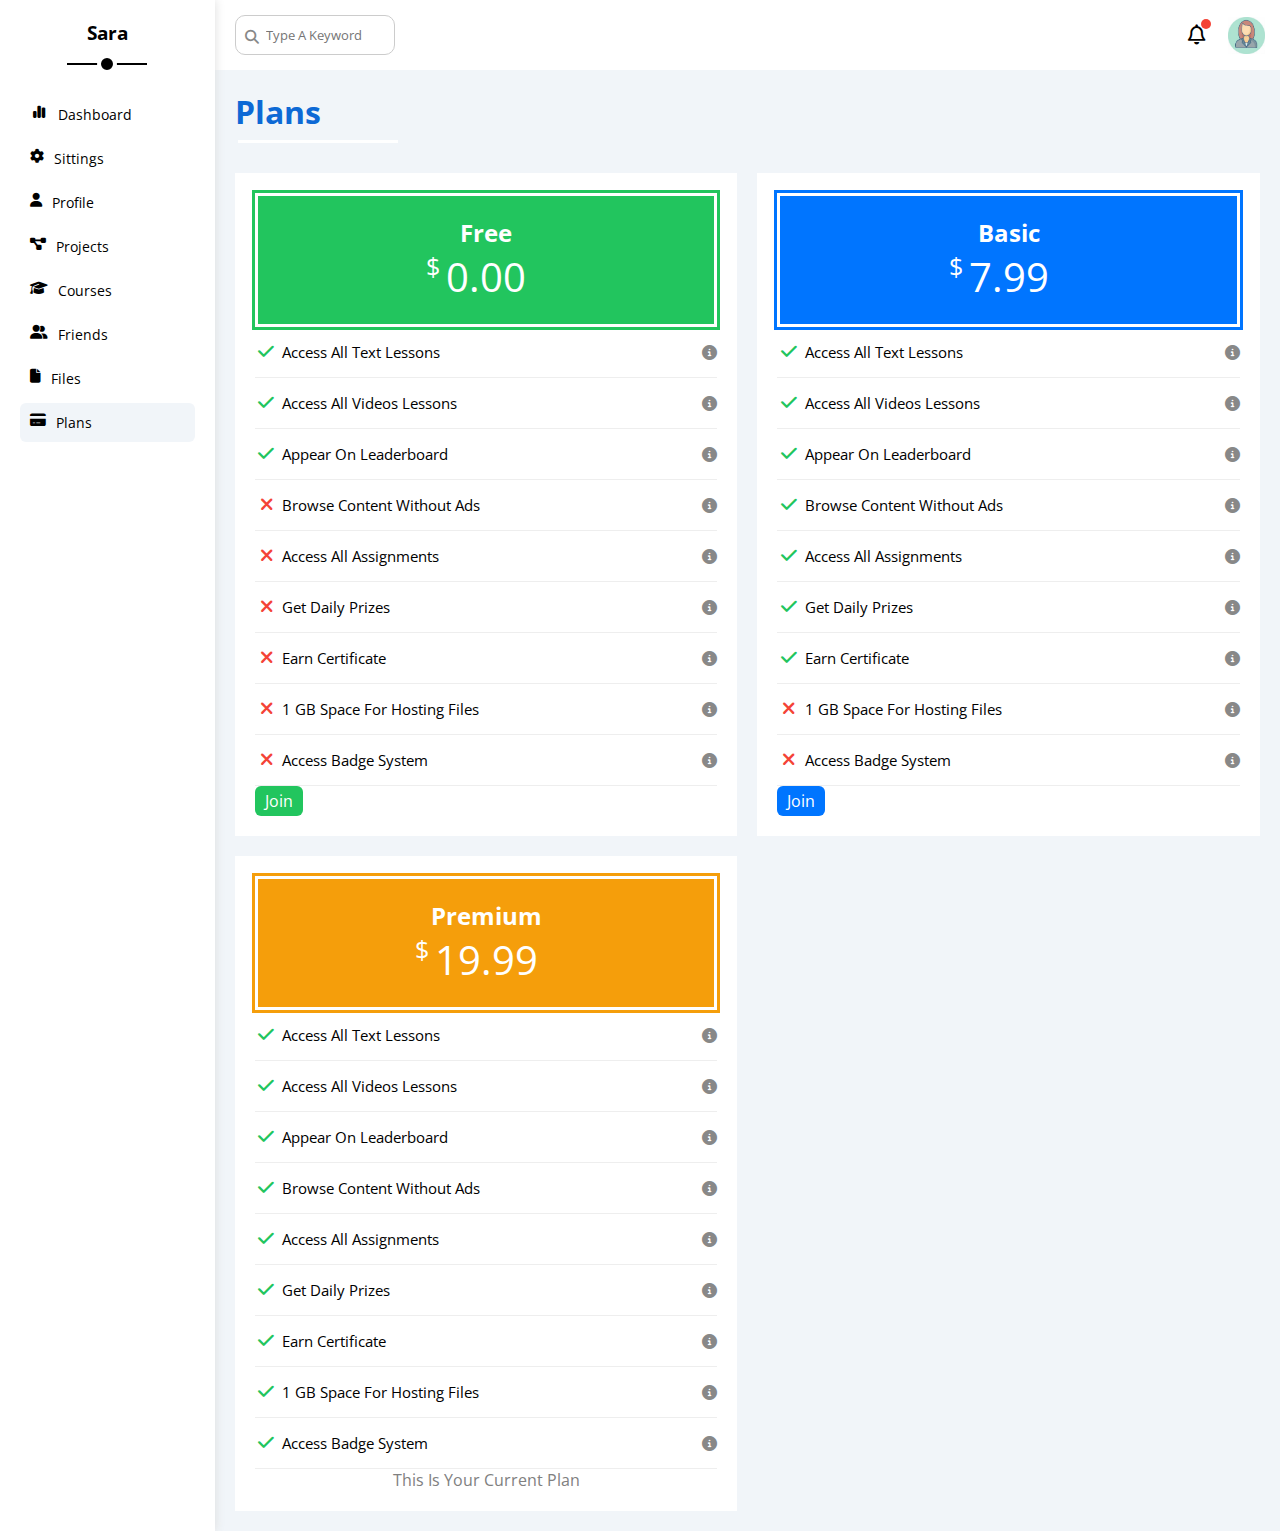
<file: plans.html>
<!DOCTYPE html>
<html>
    <head>
        <meta charset="UTF-8"/>
        <meta http-equiv="X-UA-Compatible" content="IE=edge"/>
        <meta name="viewport" content="width=device-width,initial-scale=1.0"/>
        <link rel="stylesheet" href="https://cdnjs.cloudflare.com/ajax/libs/font-awesome/6.2.0/css/all.css">
        <link rel="stylesheet" href="https://cdnjs.cloudflare.com/ajax/libs/font-awesome/6.2.1/css/all.min.css" integrity="sha512-MV7K8+y+gLIBoVD59lQIYicR65iaqukzvf/nwasF0nqhPay5w/9lJmVM2hMDcnK1OnMGCdVK+iQrJ7lzPJQd1w==" crossorigin="anonymous" referrerpolicy="no-referrer" />
        <title>Plans</title>
        <link rel="preconnect" href="https://fonts.googleapis.com">
        <link rel="preconnect" href="https://fonts.gstatic.com" crossorigin>
        <link href="https://fonts.googleapis.com/css2?family=Open+Sans:wght@300&family=Roboto+Condensed:wght@300&family=Roboto:wght@300&display=swap" rel="stylesheet">
        <link rel="stylesheet" href="css/framework.css">
        <link rel="stylesheet" href="css/master.css">
    </head>
    <body>
        <div class="page d-flex">
            <div class="sidebar bg-white p-20 p-relative">
                <h3 class="p-relative txt-c mt-0" >Sara</h3>
                <ul>
                    <li>
                        <a class="d-flex align-center fs-14 c-black rad-6 p-10" href="index.html">
                            <i class="fa-solid fa-chart-simple fa-fw"></i>
                            <span class="hide-mobile">Dashboard</span>
                        </a>
                    </li>
                    <li>
                        <a class="  d-flex align-center fs-14 c-black rad-6 p-10" href="settings.html">
                            <i class="fa-solid fa-gear"></i>
                            <span class="hide-mobile">Sittings</span>
                        </a>
                    </li>
                    <li>
                        <a class="d-flex align-center fs-14 c-black rad-6 p-10" href="profile.html">
                            <i class="fa-solid fa-user"></i>
                            <span class="hide-mobile">Profile</span>
                        </a>
                    </li>
                    <li>
                        <a class=" d-flex align-center fs-14 c-black rad-6 p-10" href="projects.html">
                            <i class="fa-solid fa-diagram-project"></i>
                            <span class="hide-mobile">Projects</span>
                        </a>
                    </li>
                    <li>
                        <a class="d-flex align-center fs-14 c-black rad-6 p-10" href="courses.html">
                            <i class="fa-solid fa-graduation-cap"></i>
                            <span class="hide-mobile">Courses</span>
                        </a>
                    </li>
                    <li>
                        <a class=" d-flex align-center fs-14 c-black rad-6 p-10" href="friends.html">
                            <i class="fa-solid fa-user-group"></i>
                            <span class="hide-mobile">Friends</span>
                        </a>
                    </li>
                    <li>
                        <a class=" d-flex align-center fs-14 c-black rad-6 p-10" href="files.html">
                            <i class="fa-solid fa-file"></i>
                            <span class="hide-mobile">Files</span>
                        </a>
                    </li>
                    <li>
                        <a class="active  d-flex align-center fs-14 c-black rad-6 p-10" href="plans.html">
                            <i class="fa-solid fa-credit-card"></i>
                            <span class="hide-mobile">Plans</span>
                        </a>
                    </li>
                </ul>
            </div>
            <div class="content w-full">
                <!-- Start Head -->
                <div class="head bg-white p-15 between-flex">
                    <div class="search p-relative">
                        <input class="p-10" type="search" placeholder="Type A Keyword">
                    </div>
                    <div class="icons d-flex txt-c">
                        <span class="notification p-relative">
                            <i class="fa-regular fa-bell fa-lg"></i>
                        </span>
                        <img src="images/icon girl.jpg" alt="">
                    </div>
                </div>
                <!-- End Head -->
                <h1 class="p-relative">Plans</h1>
                <div class="plans-page d-grid m-20 gab-20">
                    <div class="plan green bg-white p-20">
                      <div class="top bg-green txt-c p-20">
                        <h2 class="m-0 c-white">Free</h2>
                        <div class="price c-white"><span>$</span>0.00</div>
                      </div>
                      <ul>
                        <li>
                          <i class="fa-solid fa-check fa-fw yes"></i>
                          <span>Access All Text Lessons</span>
                          <i class="fa-solid fa-circle-info help"></i>
                        </li>
                        <li>
                          <i class="fa-solid fa-check fa-fw yes"></i>
                          <span>Access All Videos Lessons</span>
                          <i class="fa-solid fa-circle-info help"></i>
                        </li>
                        <li>
                          <i class="fa-solid fa-check fa-fw yes"></i>
                          <span>Appear On Leaderboard</span>
                          <i class="fa-solid fa-circle-info help"></i>
                        </li>
                        <li>
                          <i class="fa-solid fa-xmark fa-fw"></i>
                          <span>Browse Content Without Ads</span>
                          <i class="fa-solid fa-circle-info help"></i>
                        </li>
                        <li>
                          <i class="fa-solid fa-xmark fa-fw"></i>
                          <span>Access All Assignments</span>
                          <i class="fa-solid fa-circle-info help"></i>
                        </li>
                        <li>
                          <i class="fa-solid fa-xmark fa-fw"></i>
                          <span>Get Daily Prizes</span>
                          <i class="fa-solid fa-circle-info help"></i>
                        </li>
                        <li>
                          <i class="fa-solid fa-xmark fa-fw"></i>
                          <span>Earn Certificate</span>
                          <i class="fa-solid fa-circle-info help"></i>
                        </li>
                        <li>
                          <i class="fa-solid fa-xmark fa-fw"></i>
                          <span>1 GB Space For Hosting Files</span>
                          <i class="fa-solid fa-circle-info help"></i>
                        </li>
                        <li>
                          <i class="fa-solid fa-xmark fa-fw"></i>
                          <span>Access Badge System</span>
                          <i class="fa-solid fa-circle-info help"></i>
                        </li>
                      </ul>
                      <a href="#" class="btn-shape bg-green c-white d-block w-fit">Join</a>
                    </div>
                    <!-- Start Plan -->
                    <div class="plan blue bg-white p-20">
                      <div class="top bg-blue txt-c p-20">
                        <h2 class="m-0 c-white">Basic</h2>
                        <div class="price c-white"><span>$</span>7.99</div>
                      </div>
                      <ul class="list-none p-0">
                        <li>
                          <i class="fa-solid fa-check fa-fw yes"></i>
                          <span>Access All Text Lessons</span>
                          <i class="fa-solid fa-circle-info help"></i>
                        </li>
                        <li>
                          <i class="fa-solid fa-check fa-fw yes"></i>
                          <span>Access All Videos Lessons</span>
                          <i class="fa-solid fa-circle-info help"></i>
                        </li>
                        <li>
                          <i class="fa-solid fa-check fa-fw yes"></i>
                          <span>Appear On Leaderboard</span>
                          <i class="fa-solid fa-circle-info help"></i>
                        </li>
                        <li>
                          <i class="fa-solid fa-check fa-fw yes"></i>
                          <span>Browse Content Without Ads</span>
                          <i class="fa-solid fa-circle-info help"></i>
                        </li>
                        <li>
                          <i class="fa-solid fa-check fa-fw yes"></i>
                          <span>Access All Assignments</span>
                          <i class="fa-solid fa-circle-info help"></i>
                        </li>
                        <li>
                          <i class="fa-solid fa-check fa-fw yes"></i>
                          <span>Get Daily Prizes</span>
                          <i class="fa-solid fa-circle-info help"></i>
                        </li>
                        <li>
                          <i class="fa-solid fa-check fa-fw yes"></i>
                          <span>Earn Certificate</span>
                          <i class="fa-solid fa-circle-info help"></i>
                        </li>
                        <li>
                          <i class="fa-solid fa-xmark fa-fw"></i>
                          <span>1 GB Space For Hosting Files</span>
                          <i class="fa-solid fa-circle-info help"></i>
                        </li>
                        <li>
                          <i class="fa-solid fa-xmark fa-fw"></i>
                          <span>Access Badge System</span>
                          <i class="fa-solid fa-circle-info help"></i>
                        </li>
                      </ul>
                      <a href="#" class="btn-shape bg-blue c-white d-block w-fit">Join</a>
                    </div>
                    <!-- End Plan -->
                    <!-- Start Plan -->
                    <div class="plan orange bg-white p-20">
                      <div class="top bg-orange txt-c p-20">
                        <h2 class="m-0 c-white">Premium</h2>
                        <div class="price c-white"><span>$</span>19.99</div>
                      </div>
                      <ul class="list-none p-0">
                        <li>
                          <i class="fa-solid fa-check fa-fw yes"></i>
                          <span>Access All Text Lessons</span>
                          <i class="fa-solid fa-circle-info help"></i>
                        </li>
                        <li>
                          <i class="fa-solid fa-check fa-fw yes"></i>
                          <span>Access All Videos Lessons</span>
                          <i class="fa-solid fa-circle-info help"></i>
                        </li>
                        <li>
                          <i class="fa-solid fa-check fa-fw yes"></i>
                          <span>Appear On Leaderboard</span>
                          <i class="fa-solid fa-circle-info help"></i>
                        </li>
                        <li>
                          <i class="fa-solid fa-check fa-fw yes"></i>
                          <span>Browse Content Without Ads</span>
                          <i class="fa-solid fa-circle-info help"></i>
                        </li>
                        <li>
                          <i class="fa-solid fa-check fa-fw yes"></i>
                          <span>Access All Assignments</span>
                          <i class="fa-solid fa-circle-info help"></i>
                        </li>
                        <li>
                          <i class="fa-solid fa-check fa-fw yes"></i>
                          <span>Get Daily Prizes</span>
                          <i class="fa-solid fa-circle-info help"></i>
                        </li>
                        <li>
                          <i class="fa-solid fa-check fa-fw yes"></i>
                          <span>Earn Certificate</span>
                          <i class="fa-solid fa-circle-info help"></i>
                        </li>
                        <li>
                          <i class="fa-solid fa-check fa-fw yes"></i>
                          <span>1 GB Space For Hosting Files</span>
                          <i class="fa-solid fa-circle-info help"></i>
                        </li>
                        <li>
                          <i class="fa-solid fa-check fa-fw yes"></i>
                          <span>Access Badge System</span>
                          <i class="fa-solid fa-circle-info help"></i>
                        </li>
                      </ul>
                      <p class="c-grey m-0 txt-c">This Is Your Current Plan</p>
                    </div>
    </body>
</html>
</file>
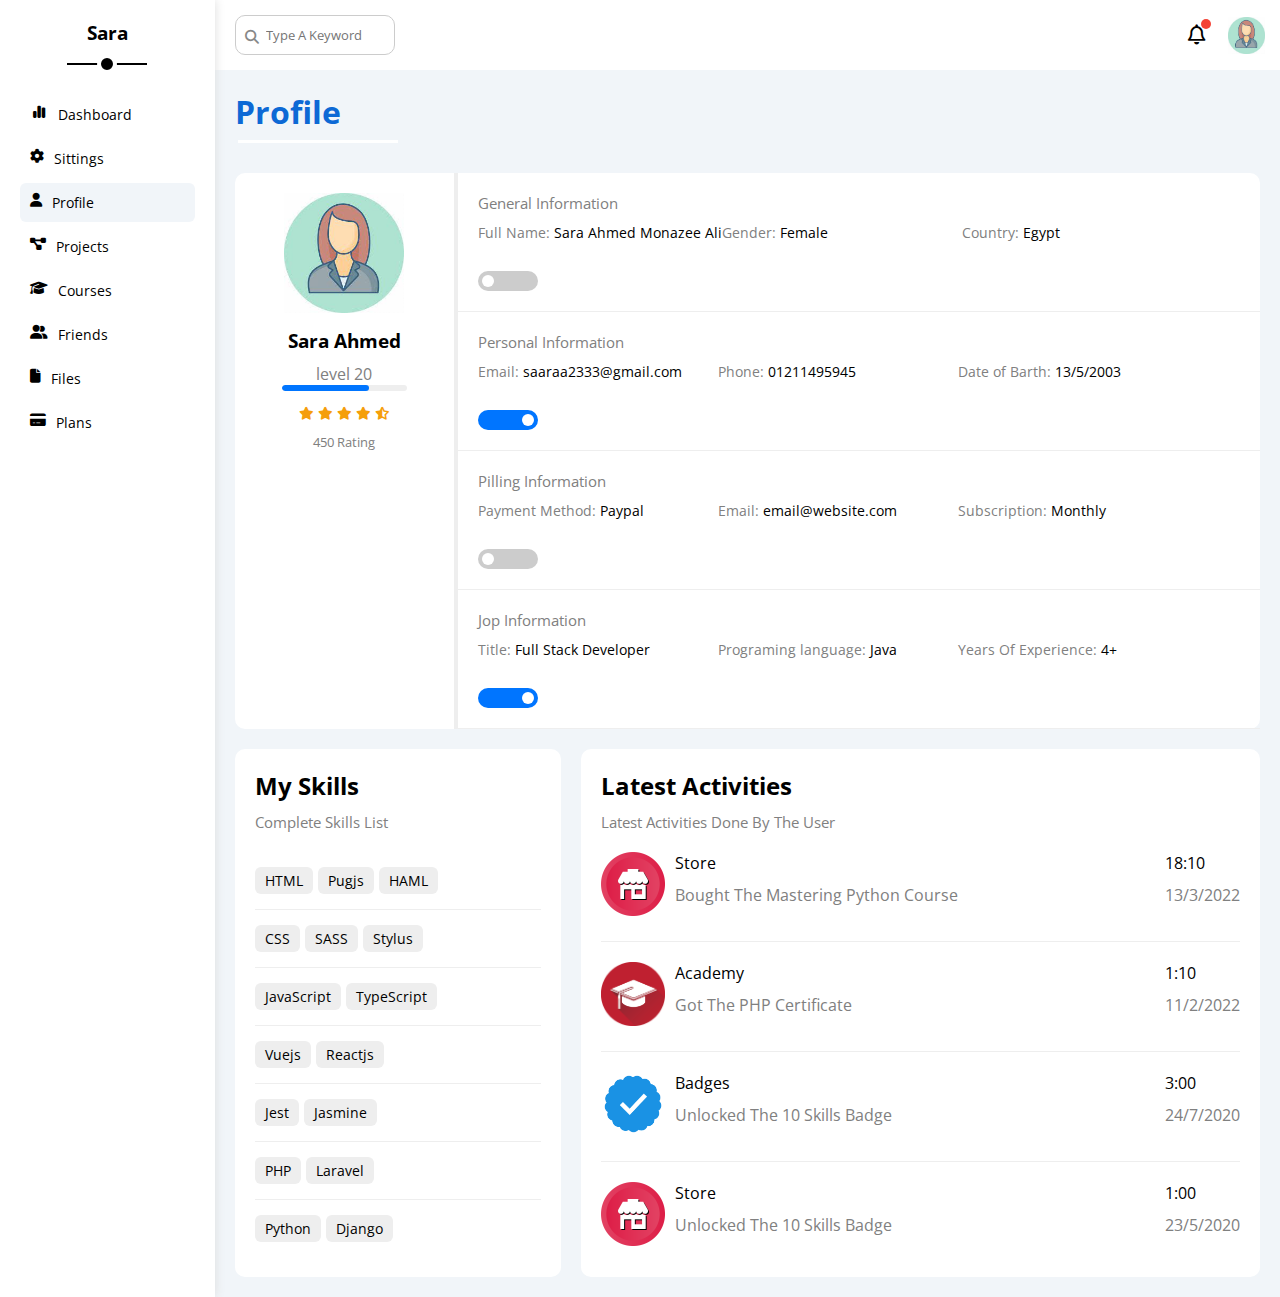
<file: profile.html>
<!DOCTYPE html>
<html>
    <head>
        <meta charset="UTF-8"/>
        <meta http-equiv="X-UA-Compatible" content="IE=edge"/>
        <meta name="viewport" content="width=device-width,initial-scale=1.0"/>
        <link rel="stylesheet" href="https://cdnjs.cloudflare.com/ajax/libs/font-awesome/6.2.0/css/all.css">
        <link rel="stylesheet" href="https://cdnjs.cloudflare.com/ajax/libs/font-awesome/6.2.1/css/all.min.css" integrity="sha512-MV7K8+y+gLIBoVD59lQIYicR65iaqukzvf/nwasF0nqhPay5w/9lJmVM2hMDcnK1OnMGCdVK+iQrJ7lzPJQd1w==" crossorigin="anonymous" referrerpolicy="no-referrer" />
        <title>Profile</title>
        <link rel="preconnect" href="https://fonts.googleapis.com">
        <link rel="preconnect" href="https://fonts.gstatic.com" crossorigin>
        <link href="https://fonts.googleapis.com/css2?family=Open+Sans:wght@300&family=Roboto+Condensed:wght@300&family=Roboto:wght@300&display=swap" rel="stylesheet">
        <link rel="stylesheet" href="css/framework.css">
        <link rel="stylesheet" href="css/master.css">
    </head>
    <body>
        <div class="page d-flex">
            <div class="sidebar bg-white p-20 p-relative">
                <h3 class="p-relative txt-c mt-0" >Sara</h3>
                <ul>
                    <li>
                        <a class="d-flex align-center fs-14 c-black rad-6 p-10" href="index.html">
                            <i class="fa-solid fa-chart-simple fa-fw"></i>
                            <span class="hide-mobile">Dashboard</span>
                        </a>
                    </li>
                    <li>
                        <a class="  d-flex align-center fs-14 c-black rad-6 p-10" href="settings.html">
                            <i class="fa-solid fa-gear"></i>
                            <span class="hide-mobile">Sittings</span>
                        </a>
                    </li>
                    <li>
                        <a class="active d-flex align-center fs-14 c-black rad-6 p-10" href="profile.html">
                            <i class="fa-solid fa-user"></i>
                            <span class="hide-mobile">Profile</span>
                        </a>
                    </li>
                    <li>
                        <a class=" d-flex align-center fs-14 c-black rad-6 p-10" href="projects.html">
                            <i class="fa-solid fa-diagram-project"></i>
                            <span class="hide-mobile">Projects</span>
                        </a>
                    </li>
                    <li>
                        <a class="d-flex align-center fs-14 c-black rad-6 p-10" href="courses.html">
                            <i class="fa-solid fa-graduation-cap"></i>
                            <span class="hide-mobile">Courses</span>
                        </a>
                    </li>
                    <li>
                        <a class=" d-flex align-center fs-14 c-black rad-6 p-10" href="friends.html">
                            <i class="fa-solid fa-user-group"></i>
                            <span class="hide-mobile">Friends</span>
                        </a>
                    </li>
                    <li>
                        <a class=" d-flex align-center fs-14 c-black rad-6 p-10" href="files.html">
                            <i class="fa-solid fa-file"></i>
                            <span class="hide-mobile">Files</span>
                        </a>
                    </li>
                    <li>
                        <a class=" d-flex align-center fs-14 c-black rad-6 p-10" href="plans.html">
                            <i class="fa-solid fa-credit-card"></i>
                            <span class="hide-mobile">Plans</span>
                        </a>
                    </li>
                </ul>
            </div>
            <div class="content w-full">
                <!-- Start Head -->
                <div class="head bg-white p-15 between-flex">
                    <div class="search p-relative">
                        <input class="p-10" type="search" placeholder="Type A Keyword">
                    </div>
                    <div class="icons d-flex txt-c">
                        <span class="notification p-relative">
                            <i class="fa-regular fa-bell fa-lg"></i>
                        </span>
                        <img src="images/icon girl.jpg" alt="">
                    </div>
                </div>
                <!-- End Head -->
                <h1 class="p-relative">Profile</h1>
                <div class="Profile-page m-20">
                    <div class="overview bg-white rad-10 d-flex align-center mb-20">
                        <div class="avatar-box txt-c p-20">
                            <img src="images/icon girl.jpg" class="rad-half mb-10">
                            <h3 class="m-0">Sara Ahmed</h3>
                            <p class="c-grey mt-10">level 20</p>
                            <div class="level rad-6 bg-eee p-relative">
                                <span style="width:70%"></span>
                            </div>
                            <div class="rating mt-10 mb-10">
                                <i class="fa-solid fa-star c-orange fs-13"></i>
                                <i class="fa-solid fa-star c-orange fs-13"></i>
                                <i class="fa-solid fa-star c-orange fs-13"></i>
                                <i class="fa-solid fa-star c-orange fs-13"></i>
                                <i class="fa-solid fa-star-half-stroke c-orange fs-13"></i>
                            </div>
                            <p class="c-grey m-0 fs-13">450 Rating</p>
                        </div>
                        <div class="info-box">
                            <div class="box p-20 d-flex align-center">
                                <h4 class="c-grey fs-15 m-0 w-full">General Information</h4>
                                <div class="fs-14">
                                    <span class="c-grey">Full Name:</span>
                                    <span>Sara Ahmed Monazee Ali</span>
                                </div>
                                <div class="fs-14">
                                    <span class="c-grey">Gender:</span>
                                    <span>Female</span>
                                </div>
                                <div class="fs-14">
                                    <span class="c-grey">Country:</span>
                                    <span>Egypt</span>
                                </div>
                                <div class="fs-14">
                                    <label>
                                        <input class="toggle-checkbox" type="checkbox" />
                                        <div class="toggle-switch"></div>
                                    </label>
                                </div>
                            </div>
                            <div class="box p-20 d-flex align-center">
                                <h4 class="c-grey fs-15 m-0 w-full">Personal Information</h4>
                                <div class="fs-14">
                                    <span class="c-grey">Email:</span>
                                    <span>saaraa2333@gmail.com</span>
                                </div>
                                <div class="fs-14">
                                    <span class="c-grey">Phone:</span>
                                    <span>01211495945</span>
                                </div>
                                <div class="fs-14">
                                    <span class="c-grey">Date of Barth:</span>
                                    <span>13/5/2003</span>
                                </div>
                                <div class="fs-14">
                                    <label>
                                        <input class="toggle-checkbox" type="checkbox" checked/>
                                        <div class="toggle-switch"></div>
                                    </label>
                                </div>
                            </div>
                            <div class="box p-20 d-flex align-center">
                                <h4 class="c-grey fs-15 m-0 w-full">Pilling Information</h4>
                                <div class="fs-14">
                                    <span class="c-grey">Payment Method:</span>
                                    <span>Paypal</span>
                                </div>
                                <div class="fs-14">
                                    <span class="c-grey">Email:</span>
                                    <span>email@website.com</span>
                                </div>
                                <div class="fs-14">
                                    <span class="c-grey">Subscription:</span>
                                    <span>Monthly</span>
                                </div>
                                <div class="fs-14">
                                    <label>
                                        <input class="toggle-checkbox" type="checkbox" />
                                        <div class="toggle-switch"></div>
                                    </label>
                                </div>
                                
                                </div>
                                <div class="box p-20 d-flex align-center">
                                    <h4 class="c-grey fs-15 m-0 w-full">Jop Information</h4>
                                    <div class="fs-14">
                                        <span class="c-grey">Title:</span>
                                        <span>Full Stack Developer</span>
                                    </div>
                                    <div class="fs-14">
                                        <span class="c-grey">Programing language:</span>
                                        <span>Java</span>
                                    </div>
                                    <div class="fs-14">
                                        <span class="c-grey">Years Of Experience:</span>
                                        <span>4+</span>
                                    </div>
                                    <div class="fs-14">
                                        <label>
                                            <input class="toggle-checkbox" type="checkbox" checked/>
                                            <div class="toggle-switch"></div>
                                        </label>
                                    </div>
                                    
                                    </div>
                            </div>
                        </div>
                        <div class="other-data d-flex gab-20">
                            <div class="skills-card p-20 bg-white rad-10 mt20">
                                <h2 class="mt-0 mb-10">My Skills</h2>
                                <p class="mt-0 mb-20 c-grey fs-15">Complete Skills List</p>
                                <ul class="m-0 txt-c-mobile">
                                    <li><span>HTML</span><span>Pugjs</span><span>HAML</span></li>
                                    <li><span>CSS</span><span>SASS</span><span>Stylus</span></li>
                                    <li><span>JavaScript</span><span>TypeScript</span></li>
                                    <li><span>Vuejs</span><span>Reactjs</span></li>
                                    <li><span>Jest</span><span>Jasmine</span></li>
                                    <li><span>PHP</span><span>Laravel</span></li>
                                    <li><span>Python</span><span>Django</span></li>
                                </ul>
                            </div>
                            <div class="activities p-20 bg-white rad-10 mt20">
                                <h2 class="mt-0 mb-10">Latest Activities</h2>
                                <p class="mt-0 mb-20 c-grey fs-15">Latest Activities Done By The User</p>
                                <div class="activity d-flex align-center txt-c-mobile">
                                    <div><img src="images/activity-01.png"></div>
                                    <div class="info">
                                        <span class="d-block mb-10">Store</span>
                                        <span class="c-grey">Bought The Mastering Python Course</span>

                                    </div>
                                    <div class="date">
                                        <span class="d-block mb-10">18:10</span>
                                        <span class="c-grey">13/3/2022</span>
                                    </div>
                                </div>
                                <div class="activity d-flex align-center txt-c-mobile">
                                    <div><img src="images/activity-02.png"></div>
                                    <div class="info">
                                        <span class="d-block mb-10">Academy</span>
                                        <span class="c-grey">Got The PHP Certificate</span>

                                    </div>
                                    <div class="date">
                                        <span class="d-block mb-10">1:10</span>
                                        <span class="c-grey">11/2/2022</span>
                                    </div>
                                </div>
                                <div class="activity d-flex align-center txt-c-mobile">
                                    <div><img src="images/activity-03.png"></div>
                                    <div class="info">
                                        
                                        <span class="d-block mb-10">Badges</span>
                                        <span class="c-grey">Unlocked The 10 Skills Badge</span>

                                    </div>
                                    <div class="date">
                                        <span class="d-block mb-10">3:00</span>
                                        <span class="c-grey">24/7/2020</span>
                                    </div>
                                </div>
                                <div class="activity d-flex align-center txt-c-mobile">
                                    <div><img src="images/activity-01.png"></div>
                                    <div class="info">
                                        
                                        <span class="d-block mb-10">Store</span>
                                        <span class="c-grey">Unlocked The 10 Skills Badge</span>

                                    </div>
                                    <div class="date">
                                        <span class="d-block mb-10">1:00</span>
                                        <span class="c-grey">23/5/2020</span>
                                    </div>
                                </div>
                            </div>
                            
                            
                        </div>
                        
                    </div>
                
                </div>
    </body>
</html>
</file>
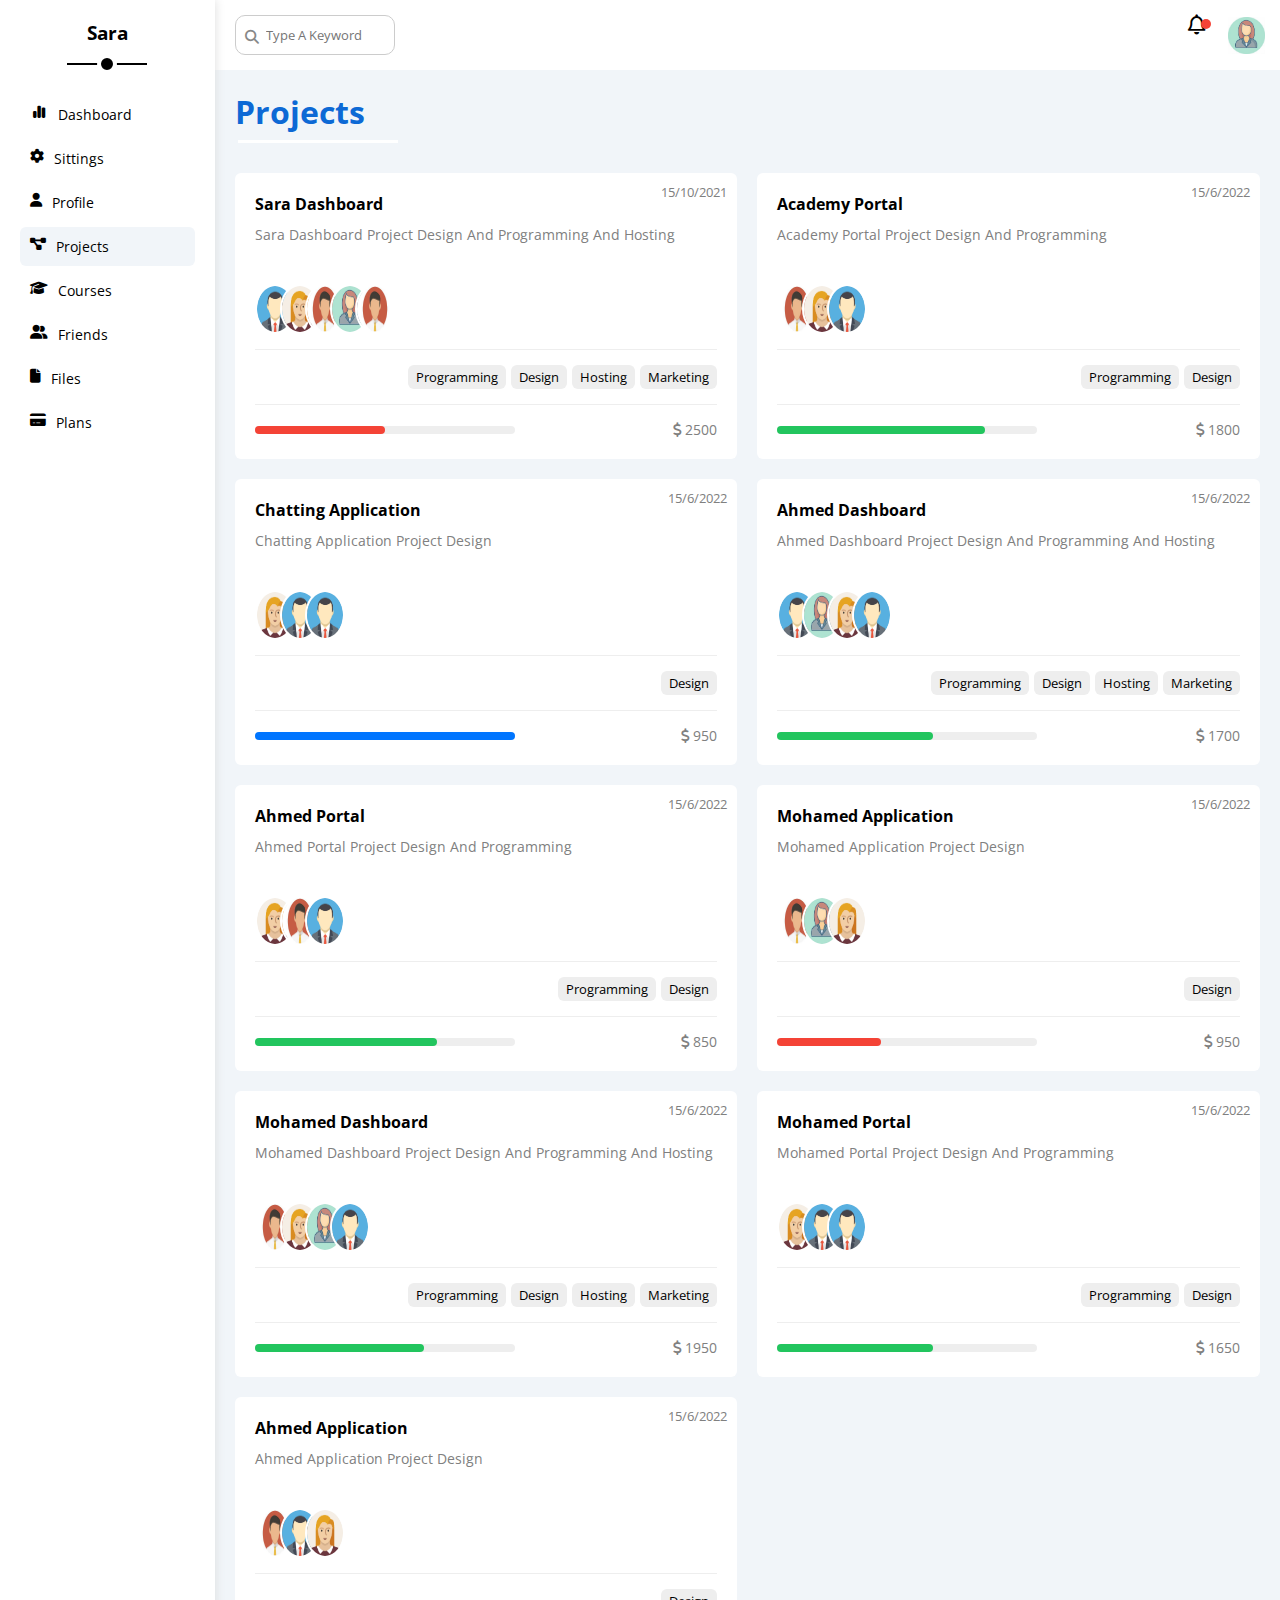
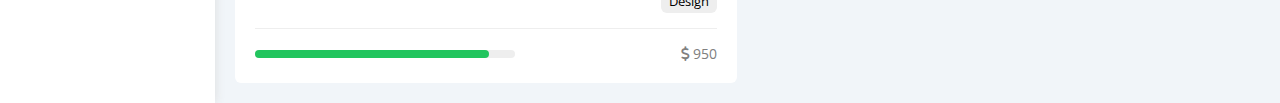
<file: projects.html>
<html>
    <head>
        <meta charset="UTF-8"/>
        <meta http-equiv="X-UA-Compatible" content="IE=edge"/>
        <meta name="viewport" content="width=device-width,initial-scale=1.0"/>
        <link rel="stylesheet" href="https://cdnjs.cloudflare.com/ajax/libs/font-awesome/6.2.0/css/all.css">
        <link rel="stylesheet" href="https://cdnjs.cloudflare.com/ajax/libs/font-awesome/6.2.1/css/all.min.css" integrity="sha512-MV7K8+y+gLIBoVD59lQIYicR65iaqukzvf/nwasF0nqhPay5w/9lJmVM2hMDcnK1OnMGCdVK+iQrJ7lzPJQd1w==" crossorigin="anonymous" referrerpolicy="no-referrer" />
        <title>Projects</title>
        <link rel="preconnect" href="https://fonts.googleapis.com">
        <link rel="preconnect" href="https://fonts.gstatic.com" crossorigin>
        <link href="https://fonts.googleapis.com/css2?family=Open+Sans:wght@300&family=Roboto+Condensed:wght@300&family=Roboto:wght@300&display=swap" rel="stylesheet">
        <link rel="stylesheet" href="css/framework.css">
        <link rel="stylesheet" href="css/master.css">
    </head>
    <body>
        <div class="page d-flex">
            <div class="sidebar bg-white p-20 p-relative">
                <h3 class="p-relative txt-c mt-0" >Sara</h3>
                <ul>
                    <li>
                        <a class="d-flex align-center fs-14 c-black rad-6 p-10" href="index.html">
                            <i class="fa-solid fa-chart-simple fa-fw"></i>
                            <span class="hide-mobile">Dashboard</span>
                        </a>
                    </li>
                    <li>
                        <a class="  d-flex align-center fs-14 c-black rad-6 p-10" href="settings.html">
                            <i class="fa-solid fa-gear"></i>
                            <span class="hide-mobile">Sittings</span>
                        </a>
                    </li>
                    <li>
                        <a class="d-flex align-center fs-14 c-black rad-6 p-10" href="profile.html">
                            <i class="fa-solid fa-user"></i>
                            <span class="hide-mobile">Profile</span>
                        </a>
                    </li>
                    <li>
                        <a class="active  d-flex align-center fs-14 c-black rad-6 p-10" href="projects.html">
                            <i class="fa-solid fa-diagram-project"></i>
                            <span class="hide-mobile">Projects</span>
                        </a>
                    </li>
                    <li>
                        <a class="d-flex align-center fs-14 c-black rad-6 p-10" href="courses.html">
                            <i class="fa-solid fa-graduation-cap"></i>
                            <span class="hide-mobile">Courses</span>
                        </a>
                    </li>
                    <li>
                        <a class=" d-flex align-center fs-14 c-black rad-6 p-10" href="files.html">
                            <i class="fa-solid fa-user-group"></i>
                            <span class="hide-mobile">Friends</span>
                        </a>
                    </li>
                    <li>
                        <a class=" d-flex align-center fs-14 c-black rad-6 p-10" href="files.html">
                            <i class="fa-solid fa-file"></i>
                            <span class="hide-mobile">Files</span>
                        </a>
                    </li>
                    <li>
                        <a class=" d-flex align-center fs-14 c-black rad-6 p-10" href="plans.html">
                            <i class="fa-solid fa-credit-card"></i>
                            <span class="hide-mobile">Plans</span>
                        </a>
                    </li>
                </ul>
            </div>
            <div class="content w-full">
                <!-- Start Head -->
                <div class="head bg-white p-15 between-flex">
                    <div class="search p-relative">
                        <input class="p-10" type="search" placeholder="Type A Keyword">
                    </div>
                    <div class="icons d-flex txt-c">
                        <span class="notification p-relative">
                            <i class="fa-regular fa-bell fa-lg"></i>
                        </span>
                        <img src="images/icon girl.jpg" alt="">
                    </div>
                </div>
                <!-- End Head -->
                <h1 class="p-relative">Projects</h1>
                <div class="projects-page d-grid m-20 gap-20">
                    <div class="project bg-white p-20 rad-6 p-relative">
                        <span class="date fs-13 c-grey">15/10/2021</span>
                        <h4 class="m-0">Sara Dashboard</h4>
                        <p class="c-grey mt-10 mb-10 fs-14">Sara Dashboard Project Design And Programming And Hosting</p>
                        <div class="team">
                        <a href="#"><img src="images/team-01.png" alt="" /></a>
                        <a href="#"><img src="images/team5.png" alt="" /></a>
                        <a href="#"><img src="images/team3.jpg" alt="" /></a>
                        <a href="#"><img src="images/icon girl.jpg" alt="" /></a>
                        <a href="#"><img src="images/team3.jpg" alt="" /></a>
                    </div>
                    <div class="do d-flex">
                        <span class="fs-13 rad-6 bg-eee">Programming</span>
                        <span class="fs-13 rad-6 bg-eee">Design</span>
                        <span class="fs-13 rad-6 bg-eee">Hosting</span>
                        <span class="fs-13 rad-6 bg-eee">Marketing</span>
                    </div>
                    <div class="info between-flex">
                        <div class="prog bg-eee">
                            <span class="bg-red" style="width: 50%"></span>
                        </div>
                        <div class="fs-14 c-grey">
                            <i class="fa-solid fa-dollar-sign"></i>
                            2500
                        </div>
                    </div>
                    </div>
                    <div class="project bg-white p-20 rad-6 p-relative">
                        <span class="date fs-13 c-grey">15/6/2022</span>
                        <h4 class="m-0">Academy Portal</h4>
                        <p class="c-grey mt-10 mb-10 fs-14">Academy Portal Project Design And Programming</p>
                        <div class="team">
                        <a href="#"><img src="images/team3.jpg" alt="" /></a>
                        <a href="#"><img src="images/team5.png" alt="" /></a>
                        <a href="#"><img src="images/team-01.png" alt="" /></a>
                    </div>
                        <div class="do d-flex">
                        <span class="fs-13 rad-6 bg-eee">Programming</span>
                        <span class="fs-13 rad-6 bg-eee">Design</span>
                        </div>
                    <div class="info between-flex">
                        <div class="prog bg-eee">
                            <span class="bg-green" style="width: 80%"></span>
                        </div>
                        <div class="fs-14 c-grey">
                            <i class="fa-solid fa-dollar-sign"></i>
                            1800
                        </div>
                    </div>
                    </div>
                    <div class="project bg-white p-20 rad-6 p-relative">
                        <span class="date fs-13 c-grey">15/6/2022</span>
                        <h4 class="m-0">Chatting Application</h4>
                        <p class="c-grey mt-10 mb-10 fs-14">Chatting Application Project Design</p>
                        <div class="team">
                        <a href="#"><img src="images/team5.png" alt="" /></a>
                        <a href="#"><img src="images/team-01.png" alt="" /></a>
                        <a href="#"><img src="images/team-01.png" alt="" /></a>
                    </div>
                    <div class="do d-flex">
                        <span class="fs-13 rad-6 bg-eee">Design</span>
                    </div>
                    <div class="info between-flex">
                        <div class="prog bg-eee">
                            <span class="bg-blue" style="width: 100%"></span>
                        </div>
                        <div class="fs-14 c-grey">
                            <i class="fa-solid fa-dollar-sign"></i>
                            950
                        </div>
                    </div>
                    </div>
                    <div class="project bg-white p-20 rad-6 p-relative">
                        <span class="date fs-13 c-grey">15/6/2022</span>
                        <h4 class="m-0">Ahmed Dashboard</h4>
                        <p class="c-grey mt-10 mb-10 fs-14">Ahmed Dashboard Project Design And Programming And Hosting</p>
                        <div class="team">
                        <a href="#"><img src="images/team-01.png" alt="" /></a>
                        <a href="#"><img src="images/icon girl.jpg" alt="" /></a>
                        <a href="#"><img src="images/team5.png" alt="" /></a>
                        <a href="#"><img src="images/team-01.png" alt="" /></a>
                    </div>
                    <div class="do d-flex">
                        <span class="fs-13 rad-6 bg-eee">Programming</span>
                        <span class="fs-13 rad-6 bg-eee">Design</span>
                        <span class="fs-13 rad-6 bg-eee">Hosting</span>
                        <span class="fs-13 rad-6 bg-eee">Marketing</span>
                    </div>
                    <div class="info between-flex">
                        <div class="prog bg-eee">
                        <span class="bg-green" style="width: 60%"></span>
                        </div>
                        <div class="fs-14 c-grey">
                        <i class="fa-solid fa-dollar-sign"></i>
                        1700
                        </div>
                    </div>
                    </div>
                    <div class="project bg-white p-20 rad-6 p-relative">
                        <span class="date fs-13 c-grey">15/6/2022</span>
                        <h4 class="m-0">Ahmed Portal</h4>
                        <p class="c-grey mt-10 mb-10 fs-14">Ahmed Portal Project Design And Programming</p>
                    <div class="team">
                        <a href="#"><img src="images/team5.png" alt="" /></a>
                        <a href="#"><img src="images/team3.jpg" alt="" /></a>
                        <a href="#"><img src="images/team-01.png" alt="" /></a>
                    </div>
                    <div class="do d-flex">
                        <span class="fs-13 rad-6 bg-eee">Programming</span>
                        <span class="fs-13 rad-6 bg-eee">Design</span>
                        </div>
                        <div class="info between-flex">
                        <div class="prog bg-eee">
                        <span class="bg-green" style="width: 70%"></span>
                        </div>
                        <div class="fs-14 c-grey">
                        <i class="fa-solid fa-dollar-sign"></i>
                        850
                        </div>
                    </div>
                    </div>
                    <div class="project bg-white p-20 rad-6 p-relative">
                        <span class="date fs-13 c-grey">15/6/2022</span>
                        <h4 class="m-0">Mohamed Application</h4>
                        <p class="c-grey mt-10 mb-10 fs-14">Mohamed Application Project Design</p>
                        <div class="team">
                        <a href="#"><img src="images/team3.jpg" alt="" /></a>
                        <a href="#"><img src="images/icon girl.jpg" alt="" /></a>
                        <a href="#"><img src="images/team5.png" alt="" /></a>
                    </div>
                    <div class="do d-flex">
                        <span class="fs-13 rad-6 bg-eee">Design</span>
                    </div>
                    <div class="info between-flex">
                        <div class="prog bg-eee">
                        <span class="bg-red" style="width: 40%"></span>
                        </div>
                        <div class="fs-14 c-grey">
                        <i class="fa-solid fa-dollar-sign"></i>
                        950
                        </div>
                    </div>
                    </div>
                    <div class="project bg-white p-20 rad-6 p-relative">
                    <span class="date fs-13 c-grey">15/6/2022</span>
                    <h4 class="m-0">Mohamed Dashboard</h4>
                    <p class="c-grey mt-10 mb-10 fs-14">Mohamed Dashboard Project Design And Programming And Hosting</p>
                    <div class="team">
                        <a href="#"><img src="images/team3.jpg" alt="" /></a>
                        <a href="#"><img src="images/team5.png" alt="" /></a>
                        <a href="#"><img src="images/icon girl.jpg" alt="" /></a>
                        <a href="#"><img src="images/team-01.png" alt="" /></a>
                    </div>
                    <div class="do d-flex">
                        <span class="fs-13 rad-6 bg-eee">Programming</span>
                        <span class="fs-13 rad-6 bg-eee">Design</span>
                        <span class="fs-13 rad-6 bg-eee">Hosting</span>
                        <span class="fs-13 rad-6 bg-eee">Marketing</span>
                    </div>
                    <div class="info between-flex">
                        <div class="prog bg-eee">
                            <span class="bg-green" style="width: 65%"></span>
                        </div>
                        <div class="fs-14 c-grey">
                            <i class="fa-solid fa-dollar-sign"></i>
                            1950
                        </div>
                    </div>
                    </div>
                    <div class="project bg-white p-20 rad-6 p-relative">
                        <span class="date fs-13 c-grey">15/6/2022</span>
                        <h4 class="m-0">Mohamed Portal</h4>
                        <p class="c-grey mt-10 mb-10 fs-14">Mohamed Portal Project Design And Programming</p>
                        <div class="team">
                        <a href="#"><img src="images/team5.png" alt="" /></a>
                        <a href="#"><img src="images/team-01.png" alt="" /></a>
                        <a href="#"><img src="images/team-01.png" alt="" /></a>
                    </div>
                    <div class="do d-flex">
                        <span class="fs-13 rad-6 bg-eee">Programming</span>
                        <span class="fs-13 rad-6 bg-eee">Design</span>
                    </div>
                    <div class="info between-flex">
                        <div class="prog bg-eee">
                            <span class="bg-green" style="width: 60%"></span>
                        </div>
                        <div class="fs-14 c-grey">
                        <i class="fa-solid fa-dollar-sign"></i>
                        1650
                        </div>
                    </div>
                    </div>
                    <div class="project bg-white p-20 rad-6 p-relative">
                        <span class="date fs-13 c-grey">15/6/2022</span>
                        <h4 class="m-0">Ahmed Application</h4>
                        <p class="c-grey mt-10 mb-10 fs-14">Ahmed Application Project Design</p>
                    <div class="team">
                        <a href="#"><img src="images/team3.jpg" alt="" /></a>
                        <a href="#"><img src="images/team-01.png" alt="" /></a>
                        <a href="#"><img src="images/team5.png" alt="" /></a>
                    </div>
                    <div class="do d-flex">
                        <span class="fs-13 rad-6 bg-eee">Design</span>
                    </div>
                    <div class="info between-flex">
                        <div class="prog bg-eee">
                            <span class="bg-green" style="width: 90%"></span>
                        </div>
                        <div class="fs-14 c-grey">
                            <i class="fa-solid fa-dollar-sign"></i>
                            950
                        </div>
                    </div>
                    </div>
                </div>
    </body>
</html>
</file>
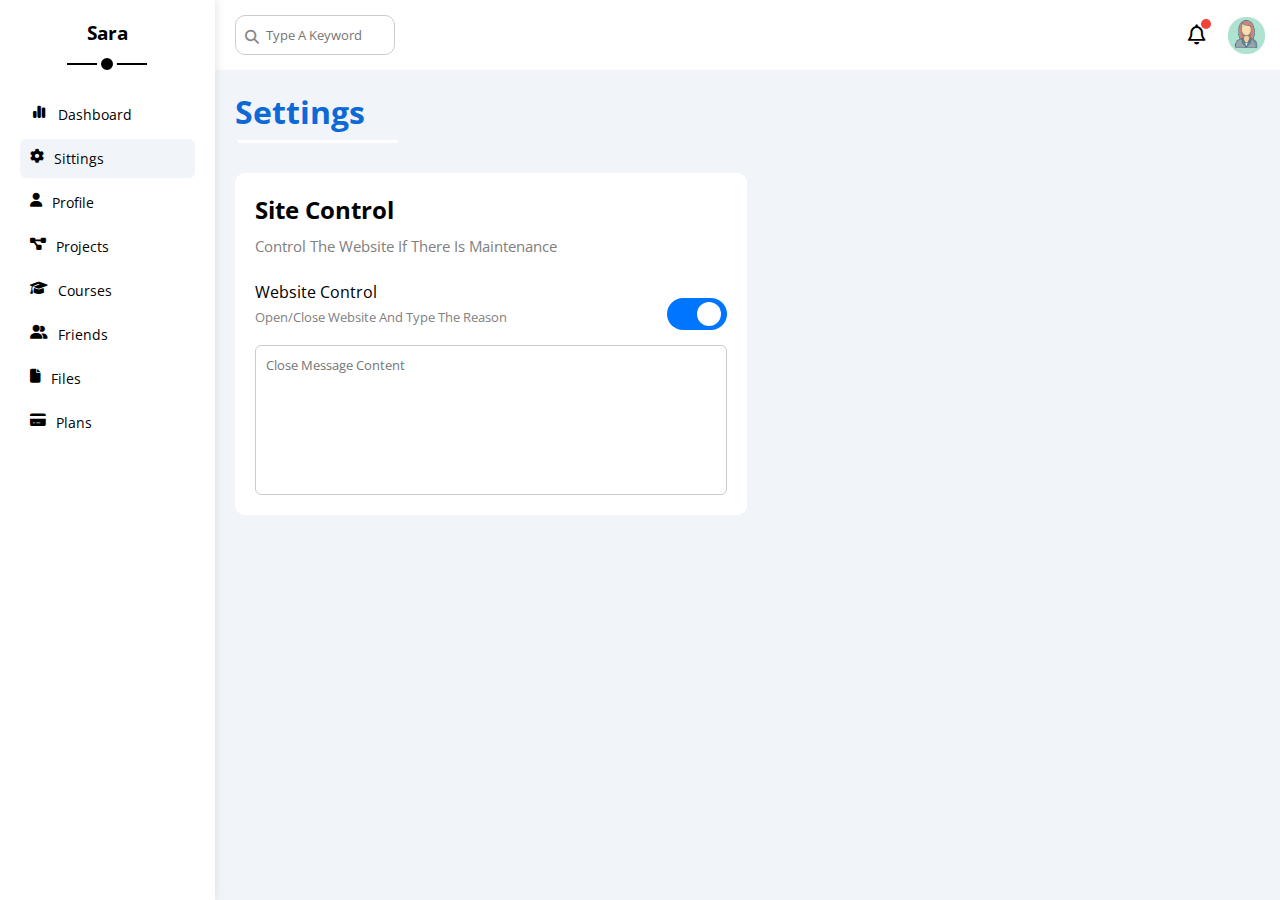
<file: settings.html>
<!DOCTYPE html>
<html>
    <head>
        <meta charset="UTF-8"/>
        <meta http-equiv="X-UA-Compatible" content="IE=edge"/>
        <meta name="viewport" content="width=device-width,initial-scale=1.0"/>
        <link rel="stylesheet" href="https://cdnjs.cloudflare.com/ajax/libs/font-awesome/6.2.0/css/all.css">
        <link rel="stylesheet" href="https://cdnjs.cloudflare.com/ajax/libs/font-awesome/6.2.1/css/all.min.css" integrity="sha512-MV7K8+y+gLIBoVD59lQIYicR65iaqukzvf/nwasF0nqhPay5w/9lJmVM2hMDcnK1OnMGCdVK+iQrJ7lzPJQd1w==" crossorigin="anonymous" referrerpolicy="no-referrer" />
        <title>Sittings</title>
        <link rel="preconnect" href="https://fonts.googleapis.com">
        <link rel="preconnect" href="https://fonts.gstatic.com" crossorigin>
        <link href="https://fonts.googleapis.com/css2?family=Open+Sans:wght@300&family=Roboto+Condensed:wght@300&family=Roboto:wght@300&display=swap" rel="stylesheet">
        <link rel="stylesheet" href="css/framework.css">
        <link rel="stylesheet" href="css/master.css">
    </head>
    <body>
        <div class="page d-flex">
            <div class="sidebar bg-white p-20 p-relative">
                <h3 class="p-relative txt-c mt-0" >Sara</h3>
                <ul>
                    <li>
                        <a class="d-flex align-center fs-14 c-black rad-6 p-10" href="index.html">
                            <i class="fa-solid fa-chart-simple fa-fw"></i>
                            <span class="hide-mobile">Dashboard</span>
                        </a>
                    </li>
                    <li>
                        <a class=" active d-flex align-center fs-14 c-black rad-6 p-10" href="settings.html">
                            <i class="fa-solid fa-gear"></i>
                            <span class="hide-mobile">Sittings</span>
                        </a>
                    </li>
                    <li>
                        <a class=" d-flex align-center fs-14 c-black rad-6 p-10" href="profile.html">
                            <i class="fa-solid fa-user"></i>
                            <span class="hide-mobile">Profile</span>
                        </a>
                    </li>
                    <li>
                        <a class=" d-flex align-center fs-14 c-black rad-6 p-10" href="projects.html">
                            <i class="fa-solid fa-diagram-project"></i>
                            <span class="hide-mobile">Projects</span>
                        </a>
                    </li>
                    <li>
                        <a class="d-flex align-center fs-14 c-black rad-6 p-10" href="courses.html">
                            <i class="fa-solid fa-graduation-cap"></i>
                            <span class="hide-mobile">Courses</span>
                        </a>
                    </li>
                    <li>
                        <a class=" d-flex align-center fs-14 c-black rad-6 p-10" href="friends.html">
                            <i class="fa-solid fa-user-group"></i>
                            <span class="hide-mobile">Friends</span>
                        </a>
                    </li>
                    <li>
                        <a class=" d-flex align-center fs-14 c-black rad-6 p-10" href="files.html">
                            <i class="fa-solid fa-file"></i>
                            <span class="hide-mobile">Files</span>
                        </a>
                    </li>
                    <li>
                        <a class=" d-flex align-center fs-14 c-black rad-6 p-10" href="files.html">
                            <i class="fa-solid fa-credit-card"></i>
                            <span class="hide-mobile">Plans</span>
                        </a>
                    </li>
                </ul>
            </div>
            <div class="content w-full">
                <!-- Start Head -->
                <div class="head bg-white p-15 between-flex">
                    <div class="search p-relative">
                        <input class="p-10" type="search" placeholder="Type A Keyword">
                    </div>
                    <div class="icons d-flex txt-c">
                        <span class="notification p-relative">
                            <i class="fa-regular fa-bell fa-lg"></i>
                        </span>
                        <img src="images/icon girl.jpg" alt="">
                    </div>
                </div>
                <!-- End Head -->
                <h1 class="p-relative">Settings</h1>
                <div class="settings-page m-20 d-grid gap-20">
                <div class="p-20 bg-white rad-10">
                    <h2 class="mt-0 mb-10">Site Control</h2>
                    <p class="mt-0 mb-20 c-grey fs-15">Control The Website If There Is Maintenance</p>
                    <div class="mb-15 between-flex">
                    <div>
                        <span>Website Control</span>
                        <p class="c-grey mt-5 mb-0 fs-13">Open/Close Website And Type The Reason</p>
                    </div>
                    <div>
                        <label>
                            <input class="toggle-checkbox" type="checkbox" checked />
                            <div class="toggle-switch"></div>
                        </label>
                    </div>
                    </div>
                    <textarea class="close-message p-10 rad-6 d-block w-full" placeholder="Close Message Content"></textarea>
                </div>
                </div>
    </body>
</html>
</file>
<file: css/framework.css>
/* start Box */
.d-flex{
    display:flex;
}
.d-grid{
    display: grid;
}
.gab-20{
    gap: 20px;;
}
.f-wrap{
    flex-wrap: wrap;
}
/* End Box */
/* start display */
.d-block{
    display: block;
}
/* end display */
/* Start Padding and Margin */
.p-20{
    padding:20px;
}
.p-10{
    padding: 10px;
}
.p-15{
    padding:15px;
}
.pt-10{
    padding-top: 10px;
}
.m-20{
    margin:20px;
}
.mt-0{
    margin-top: 0;
}
.mt-10{
    margin-top: 10px;
}
.mb-20{
    margin-bottom: 20px;
}
.mb-10{
    margin-bottom: 10px;
}
.mb-15{
    margin-bottom: 15px;
}
.mt-5{
    margin-top: 5px;
}
.mt-15{
    margin-top: 15px;
}
.mt-20{
    margin-top: 20px;
}
/* End Padding and Margin */
/* start color */
.bg-white{
    background-color: white;
}
.c-black{
    color: black;
}
.bg-eee{
    background-color: #eee;
}
.c-grey{
    color:grey;
}
.bg-blue{
background-color:#0075ff;
}
.bg-orange{
    background-color: #f59e0b;
}
.bg-green{
    background-color: #22c55e;
}
.bg-red{
    background-color: #f44336;
}
.bg-grey{
    background-color: #ddd;
}
.bg-eee{
    background-color: #eee;
}
.c-white{
    color:white;
}
.c-red{
    color:#f44336;
}
.c-blue{
    color:#0075ff;
}
.c-orange{
    color: #f59e0b;
}
.c-green{
    color: #22c55e;
}

/* End color */
/* Start Position */
.p-relative{
    position: relative;
}
.p-absolute{
    position: absolute;
}
/* End Position */
/* Start font */
.txt-c{
    text-align: center;
}
.fs-25{
    font-size: 25px;
}
.fs-15{
    font-size: 15px;
}
.fs-14{
    font-size: 14px;
}
.fs-13{
    font-size: 13px;
}
.fw-bold{
    font-weight:bold;
}
/* End Font */
/* Start border */
.rad-6{
    border-radius: 6px;
}
.rad-10{
    border-radius: 10px;
}
/* End border */
/* Start Width */
.w-full{
    width:100%;
}
.w-fit{
    width: fit-content;
}
/* End Width */
/* Start border */
.border-eee{
    border: 1px solid #eee;
}
/* End border */
/* Start Components */
.between-flex{
    display:flex;
    align-items: center;
    justify-content: space-between;
}
.space-between{
    display: flex;
    justify-content: space-between;
}
.btn-shape{
    padding: 4px 10px;
    border-radius:6px;
}
.center-flex{
    display:flex;
    align-items: center;
    justify-content: center;
}

/* End Components */
@media (max-width:767px) {
    .hide-mobile{
        display:none;
    }
    .txt-c-mobile{
        text-align: center;
    }
    .block-mobile{
        display:block;
    }
    
}
</file>
<file: css/master.css>
:root{
    --background-color-base:#f1f5f9;
    --black:black;
    --blue-color:#0075ff;
    --blue-alt-color:#0d69d5;
    --orange-color:#f59e0b;
    --green-color:#22c55e;
    --red-color:#f44336;
    --grey-color:#888;
}
*{
    box-sizing:border-box;
    font-family:"open Sans",sans-serif;
    margin:0;
}

*:focus{
    outline:none;
}
a{
    text-decoration:none;
}

ul{
    list-style: none;
    padding: 0;
}

.page{
    background-color:var(--background-color-base) ;
    min-height: 100vh;
}
::-webkit-scrollbar{
    width:15px
}
::-webkit-scrollbar-track{
    background-color: white;
}
::-webkit-scrollbar-thumb{
    background-color: var(--blue-color);
}
::-webkit-scrollbar-thumb:hover{
    background-color: var(--blue-alt-color);
}



/* Start sidebar */
.sidebar{
    width:250px;
    box-shadow:0 0 10px #ddd;
}
.sidebar > h3{
    margin-bottom: 50px;
}
.sidebar > h3::before,
.sidebar >h3::after{
    content:" ";
    background-color: var(--black);
    position: absolute;
    left:50%;
    transform:translateX(-50%);
}
.sidebar > h3::before{
    width:80px;
    height:2px;
    bottom:-20px;
}
.sidebar >h3::after{
    bottom:-29px;
    width:12px;
    height:12px;
    border-radius:50%;
    border:4px solid white;
}
.sidebar ul li a{
    transition: 0.3s;
    margin-bottom: 5px;
}
.sidebar ul li a.active{
    background-color: var(--background-color-base);
}
.sidebar ul li a span{
    font-size: 14px;
    margin-left: 10px;
}
/* Start media sidebar */
@media (max-width:767px) {
    .sidebar{
        width:58px;
        padding:10px;
    }
    .sidebar > h3::before,
    .sidebar >h3::after{
        display:none;
    }
}
/* End media sidebar */
/* End sidebar */
/* Start content */
.content{
    overflow:hidden;
}
.head .search::before{
    content: '\f002';
    font: var(--fa-font-solid);
    font-family: 900;
    position: absolute;
    left: 15px;
    top:38%;
    font-size: 14px;
    color:var(--grey-color);
    
}
.head .search input{
    border:1px solid #ccc;
    border-radius: 10px;
    margin-left: 5px;
    padding-left: 30px;
    width: 160px;
    transition: width 0.3s;
}
.head .search input:focus{
    width: 200px;
}
.head .search input:focus::placeholder{
    opacity:0;
}
.head .icons .notification::before{
    content: "";
    position: absolute;
    width: 10px;
    height: 10px;
    background-color: var(--red-color);
    border-radius: 50%;
    right: -5px;
    top:-5px;
}
.head .icons img{
    width: 37px;
    height: 37px;
    margin-left: 15px;

}
.head .icons span{
    margin: 7px;
}
.page h1{
    margin: 20px 20px 40px;
    color: #0d69d5;
}
.page h1::after{
    content: "";
    width: 160px;
    height: 3px;
    background-color: white;
    position: absolute;
    bottom: -10px;
    left: 3px;
}
.wrapper{
    grid-template-columns:repeat(auto-fill,minmax(400px,1fr));
    margin-left:20px;
    margin-right:20px;
    gap:20px;
}
@media (max-width:767px){
    .wrapper{
        grid-template-columns:repeat(auto-fill,minmax(200px,1fr));
    margin-left:10px;
    margin-right:10px;
    gap:10px;
    }
}

/* End content */
/* start welcome widgit */
.welcome{
    overflow: hidden;
}
.welcome .intro img{
    width:170px;
    margin-top:-40px;
}
.welcome .avatar{
    width:64px;
    height: 64px;
    border:2px solid white;
    border-radius: 50%;
    padding:2px;
    box-shadow:0 05px #ddd;
    margin-left: 20px;
    margin-top: -32px;
}
.welcome .body{
    border-top:1px solid #eee;
    border-bottom:1px solid #eee;
}
.welcome .body >div{
    flex:1;
}
.welcome .visit{
    margin: 0 15px 15px auto;
    transition: 0.3s;
}

.welcome .visit:hover{
    background-color: var(--blue-alt-color);
}
/* End welcome widgit */
/* Start Draft widgit */
.input-draft{
    align-items: center;
    flex-direction: column;
    width:95%;
    margin-left:13px;
}
.draft img{
    width: 170px;
    height: 170px;
    margin-left: 15px;

}
.input-draft input{
    border: none ;
    border-radius:10px;
    width: 100%;
}
.input-draft input:nth-child(2){
    height: 150px;
    margin-bottom: 10px;
}
.draft .visit{
    margin: 0 15px 15px auto;
    transition: 0.3s;
}

.draft .visit:hover{
    background-color: var(--blue-alt-color);
}
.draft input:focus::placeholder{
    opacity:0;
}
@media (max-width:767px) {
    .input-draft{
        margin-left:10px;
    }
    
}
/* End Draft Widgit */
/* Start Targets */
.targets .target-row .icon{
    width:80px;
    height:80px;
    margin-right:15px;
}
.targets .details{
    flex:1;
}
.targets .details .progress{
    height:4px;
}
.targets .details .progress >span{
    position: absolute;
    left: 0;
    top: 0;
    height:100%;
}
.targets .details .progress >span span{
    position: absolute;
    bottom:16px;
    right:-16px;
    color:white;
    padding: 2px 5px;
    border-radius:6px;
    font-size: 13px;
}
.targets .details .progress >span span::after{
    content:"";
    border-color:transparent ;
    border-width:5px;
    border-style: solid;
    position:absolute;
    bottom:-10px;
    left: 50%;
    transform:translateX(-50%);
}
.targets .details .progress > .b-money span::after{
    border-top-color:var(--blue-color);
}
.targets .details .progress > .o-money span::after{
    border-top-color:var(--orange-color);
}
.targets .details .progress > .g-money span::after{
    border-top-color:var(--green-color);
}
.b-money .icon, 
.b-money .progress{
    background-color:rgb(0 117 255/20%);
}
.o-money .icon, 
.o-money .progress{
    background-color:rgba(245 158 11/20%);
}
.g-money .icon, 
.g-money .progress{
    background-color:rgb(34 197 94/20%);
}
/* End Targets */
/* Start Tickets */
.tickets .box{
    border:1px solid #ccc;
    width:calc(50% - 10px);
}
@media(max-width:767px){
    .tickets .box{
        width:100%;
    }
}
/* End Tickets */
/* ---------------------Start Settings-------------------------- */
.settings-page {
    grid-template-columns: repeat(auto-fill, minmax(500px, 1fr));
}
@media (max-width: 767px) {
    .settings-page {
    grid-template-columns: minmax(100px, 1fr);
    margin-left: 10px;
    margin-right: 10px;
    gap: 10px;
    }
}
.settings-page .close-message {
    border: 1px solid #ccc;
    resize: none;
    min-height: 150px;
}

.toggle-checkbox{
    -webkit-appearance:none;
    appearance: none;
}
.toggle-switch{
    background-color: #ccc;
    width: 60px;
    height: 32px;
    border-radius: 16px;
    position: relative;
    transition: 0.3s;
    cursor: pointer;
}
.toggle-switch::before{
    /* font-family: var(--fa-font-solid); */
    content: "";
    font-weight: 900;
    background-color: white;
    width: 24px;
    height: 24px;
    position: absolute;
    border-radius: 50%;
    top: 4px;
    left: 4px;
    display: flex;
    justify-content: center;
    align-items: center;
    color: #aaa;
    transition: 0.3s;
}
.toggle-checkbox:checked +.toggle-switch{
    background-color: var(--blue-color);
}
.toggle-checkbox:checked +.toggle-switch::before{
    left: 30px;
    transition:0.3s;
}
/* ---------------------EnfSettings-------------------------- */

/* ---------------------Start Profile-------------------------- */
@media(max-width:767px){
    .Profile-page .overview{
        flex-direction: column;
    }
}
.Profile-page .avatar-box{
    width: 300px;
}
@media(min-width:768px){
    .Profile-page .avatar-box{
        border-right: 4px solid #eee;
    }
}
.Profile-page .avatar-box > img{
    width:120px;
    height:120px;
}
.Profile-page .avatar-box .level{
    height:6px;
    overflow: hidden;
    margin: auto;
    width:70%;
}
.Profile-page .avatar-box .level span{
    position: absolute;
    left: 0;
    top:0;
    height: 100%;
    background-color:var(--blue-color);
    border-radius:6px;
}
.Profile-page .info-box .box{
flex-wrap: wrap;
border-bottom: 1px solid #eee;
transition: 0.3s;
}
.Profile-page .info-box .box:hover{
background-color: #f9f9f9;
}
.Profile-page .info-box .box >div{
    min-width:240px;
    padding: 10px 0 0;
}
.Profile-page .info-box h4{
    font-weight:normal;
}
.Profile-page .info-box .toggle-switch{
    height: 20px;
}
.Profile-page .info-box .toggle-switch::before{
    width: 12px;
    height: 12px;
    font-size: 8px;
}
.Profile-page .info-box  .toggle-checkbox:checked +.toggle-switch::before{
    left: 44px;
}
@media (max-width:767px){
    .Profile-page .other-data{
        
        flex-direction: column;
    }
}
.Profile-page .skills-card{
    flex-grow: 1;
}
.Profile-page .activities{
    flex-grow: 2;
}
.Profile-page .activity:not(:last-of-type){
    border-bottom: 1px solid #eee;
    padding-bottom: 20px;
    margin-bottom: 20px;
}
.Profile-page .activity img{
    width: 64px;
    height: 64px;
    margin-right: 10px;
}
.Profile-page .skills-card ul li{
    padding:15px 0;

}
.Profile-page .skills-card ul li:not(:last-child){
    border-bottom: 1px solid #eee;
}
.Profile-page .skills-card ul li span{
    display: inline-flex;
    padding: 4px 10px;
    background-color: #eee;
    border-radius: 6px;
    font-size: 14px;
}
.Profile-page .skills-card ul li span:not(:last-child){
    margin-right: 5px;
}
@media (min-width:768px) {
    .Profile-page .activity {
        justify-content: center;
    }
    .Profile-page .activity .date{
        margin-left: auto;
    }
}
@media (max-width:767px) {
    .Profile-page .activity {
        flex-direction: column;
    }
    .Profile-page .activity img{
        margin-right: 0;
        margin-bottom: 15px;
    }
    .Profile-page .activity .date{
        margin-top: 15px;
    }
}
/* ---------------------Start Profile-------------------------- */
/* ---------------------Start Project-------------------------- */
.projects-page{
    grid-template-columns: repeat(auto-fill,minmax(500px,1fr));
    gap: 20px;
}
@media (max-width:767px) {
    .projects-page{
        grid-template-columns: repeat(auto-fill,minmax(200px,1fr));
        margin-left: 10px;
        margin-right: 10px;
        gap: 10px;
    }

}
.projects-page .project .date{
font-weight: normal;
position: absolute;
right: 10px;
top:10px;
}
.projects-page .project .team{
    position:relative;
    min-height: 80px;
}
.projects-page .project .team a{
    position: absolute;
    left: 0;
    bottom: 0;
}
.projects-page .project .team a:nth-child(2){
    left: 25px;
}
.projects-page .project .team a:nth-child(3){
    left: 50px;
}
.projects-page .project .team a:nth-child(4){
    left: 75px;
}
.projects-page .project .team a:nth-child(5){
    left: 100px;
}
.projects-page .project .team a:hover{
    z-index: 1000;
}
.projects-page .project .team img{
    width: 40px;
    height: 50px;
    border-radius: 50%;
    border: 2px solid white;
}
.projects-page .project .do{
    justify-content: flex-end;
    border-top: 1px solid #eee;
    padding-top: 15px;
    margin-top: 15px;
}
@media(max-width:767px){
    .projects-page .project .do{
        flex-direction: column;
    }
}
.projects-page .project .do span{
    padding: 3px 8px;
    margin-left: 5px;
    width: fit-content;
}
@media(max-width:767px){
    .projects-page .project .do span:not(:last-child){
        margin-bottom:15px;
    }
}
.projects-page .project .info{
    border-top: 1px solid #eee;
    margin-top: 15px;
    padding-top: 15px;
}
@media(max-width:767px){
    .projects-page .project .info{
        flex-direction: column;
    }
}
.projects-page .project .prog{
    height: 8px;
    width:260px;
    position: relative;
    border-radius:6px;
}
@media(max-width:767px){
    .projects-page .project .prog{
        margin-bottom: 15px;
    }
}
.projects-page .project .prog span{
    position: absolute;
    left: 0;
    top:0;
    height: 100%;
    border-radius: 6px;
}
/* ---------------------End Project-------------------------- */
/* ---------------------Start Courses------------------------- */
.course-page{
    grid-template-columns: repeat(auto-fill,minmax(300px,1fr));
    gap: 20px;
}
@media (max-width:767px) {
    .course-page{
        grid-template-columns: repeat(auto-fill,minmax(200px,1fr));
        margin-left: 10px;
        margin-right: 10px;
        gap: 10px;
    }

}
.course-page .course{
    overflow: hidden;
}
.course-page .course .cover{
    max-width:100%;
    height: 60%;
}
.course-page .course .instructor{
    position: absolute;
    height: 70px;
    width: 70px;
    border-radius: 50%;
    top:20px;
    left:20px;
    border: 2px solid white;;
}
.course-page .course .title:hover{
    background-color: var(--blue-alt-color);
}
/* ---------------------End Courses------------------------- */
/* ---------------------Start Friends------------------------- */
.friends-page{
    grid-template-columns: repeat(auto-fill,minmax(300px,1fr));
    gap: 20px;
}
@media (max-width:767px) {
    .friends-page{
        grid-template-columns: repeat(auto-fill,minmax(200px,1fr));
        margin-left: 10px;
        margin-right: 10px;
        gap: 10px;
    }

}

.friends-page .friends .icon i{
    height: 34px;
    width: 34px;
    border-radius: 50%;
    margin-left: 2px;
    
}

.friends-page .friends .content{
    flex-direction: column;
    border-bottom: 1px solid #eee;
}
.friends-page .friends .content img{
    width: 130px;
    height: 130px;
    border-radius: 50%;
}
.friends-page .friends .info{
    border-bottom: 1px solid #eee;
}
.friends-page .friends .info span{
    margin-right:6px;
}
.friends-page .friends .test{
    margin-right:6px;
}
/* ---------------------End Friends------------------------- */
/*-----------------------start files------------------------- */
.files-page{
    flex-direction: row-reverse;
    align-items: flex-start;
}
@media (max-width:767px) {
    .files-page{
        flex-direction:column;
        align-items:normal;
    }
}
.files-page .files-state{
    min-width:260px;
    
    
}
.files-page .files-state .icon{
    height: 40px;
    width:40px;
    margin-right: 10px;
}
.files-page .files-state .size{
    margin-left:auto;
}
.files-page .files-state .upload{
    margin: 15px auto 0;
}
.files-page .files-state .upload:hover{
    background-color: var(--blue-alt-color);
}
.files-page .files-content{
    flex:1;
    grid-template-columns:repeat(auto-fill,minmax(200px,1fr));
}
.files-page .files-content img{
    width: 64px;
    height: 64px;
    transition: 0.3s;
}
.files-page .files-content .file:hover img{
    transform: rotate(5deg);
}
.files-page .files-content .info{
    border-top: 1px solid #eee;
}
/*-----------------------End files------------------------- */
.plans-page {
    grid-template-columns: repeat(auto-fill, minmax(450px, 1fr));
  }
  @media (max-width: 767px) {
    .plans-page {
      grid-template-columns: minmax(250px, 1fr);
      margin-left: 10px;
      margin-right: 10px;
      gap: 10px;
    }
  }
  .plans-page .plan .top {
    border: 3px solid white;
    outline: 3px solid transparent;
  }
  .plans-page .plan.green .top {
    outline-color: var(--green-color);
  }
  .plans-page .plan.blue .top {
    outline-color: var(--blue-color);
  }
  .plans-page .plan.orange .top {
    outline-color: var(--orange-color);
  }
  .plans-page .plan .price {
    position: relative;
    font-size: 40px;
    width: fit-content;
    margin: auto;
  }
  .plans-page .plan .price span {
    position: absolute;
    left: -20px;
    top: 0;
    font-size: 25px;
  }
  .plans-page .plan ul li {
    padding: 15px 0;
    display: flex;
    align-items: center;
    font-size: 15px;
    border-bottom: 1px solid #eee;
  }
  .plans-page .plan ul li .yes {
    color: var(--green-color);
  }
  .plans-page .plan ul li i:not(.yes, .help) {
    color: var(--red-color);
  }
  .plans-page .plan ul li i:first-child {
    font-size: 18px;
    margin-right: 5px;
  }
  .plans-page .plan ul li .help {
    color: var(--grey-color);
    margin-left: auto;
    cursor: pointer;
  }
</file>
